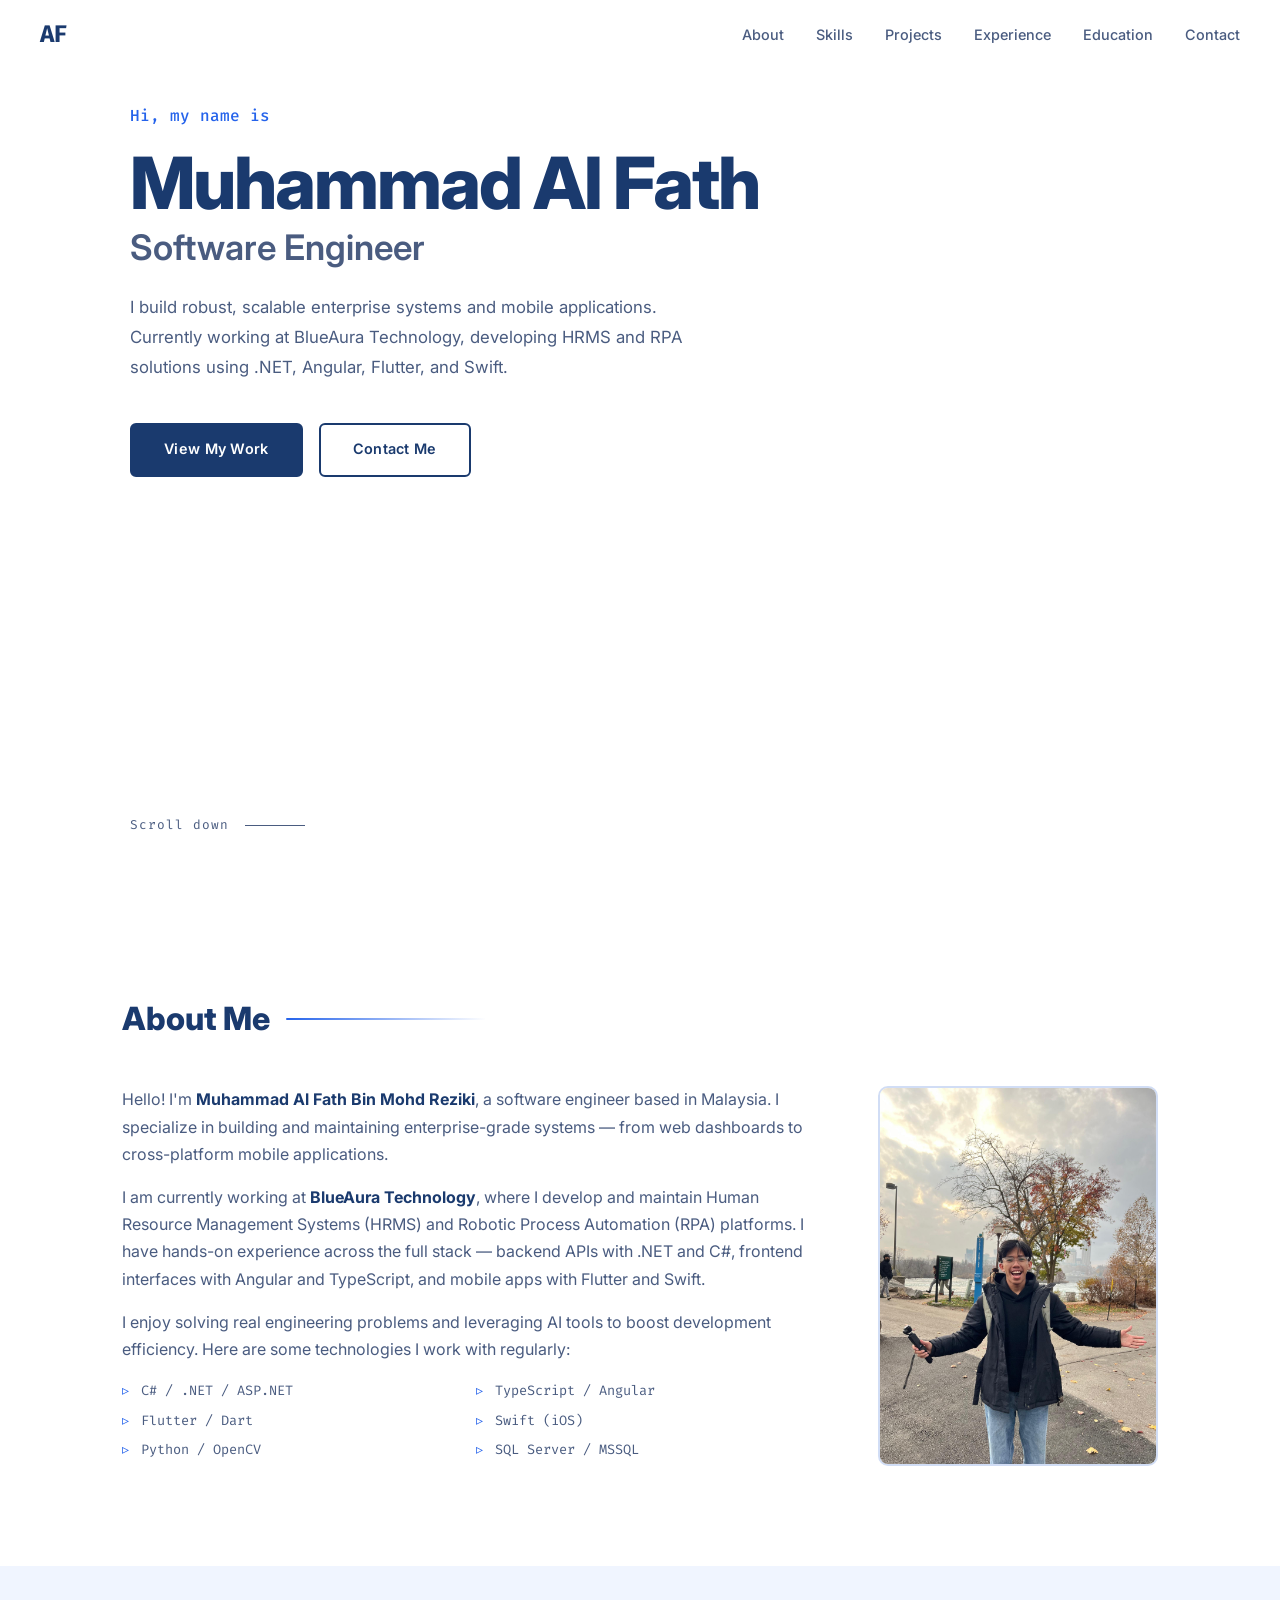
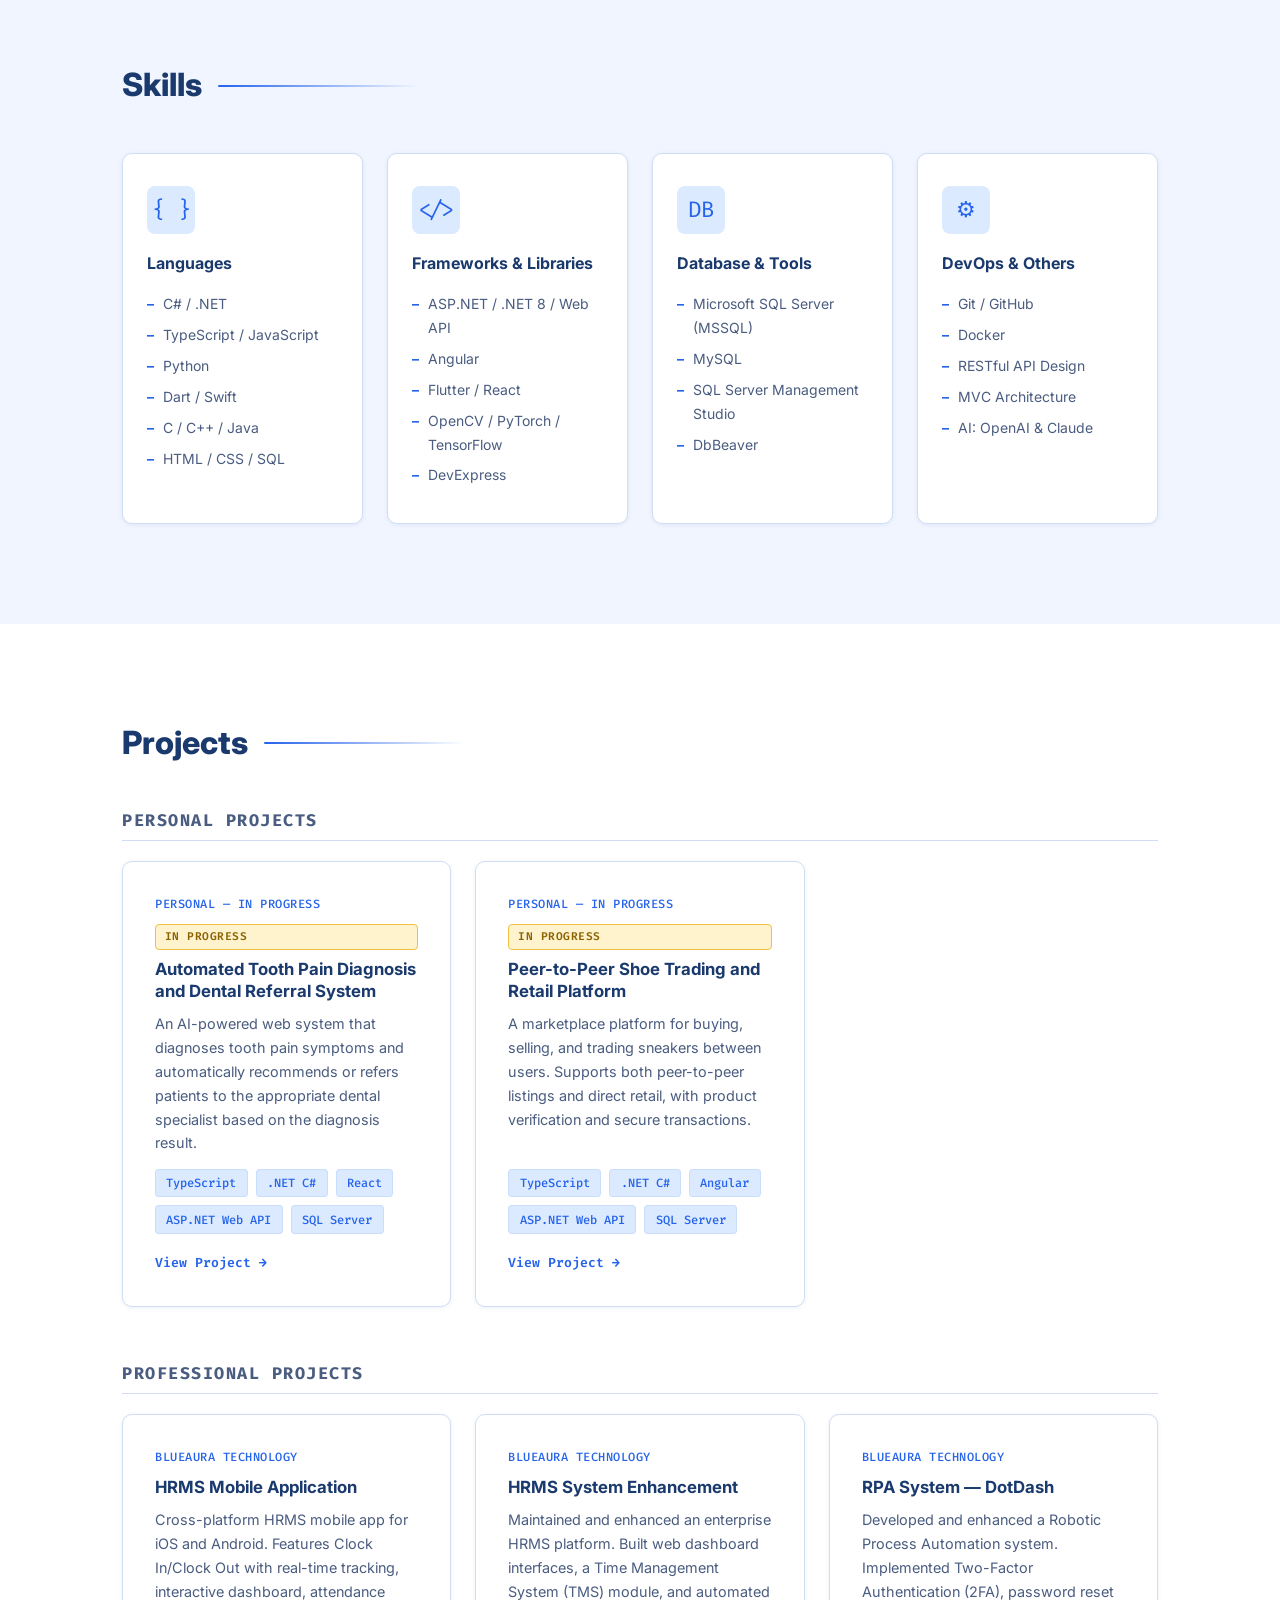
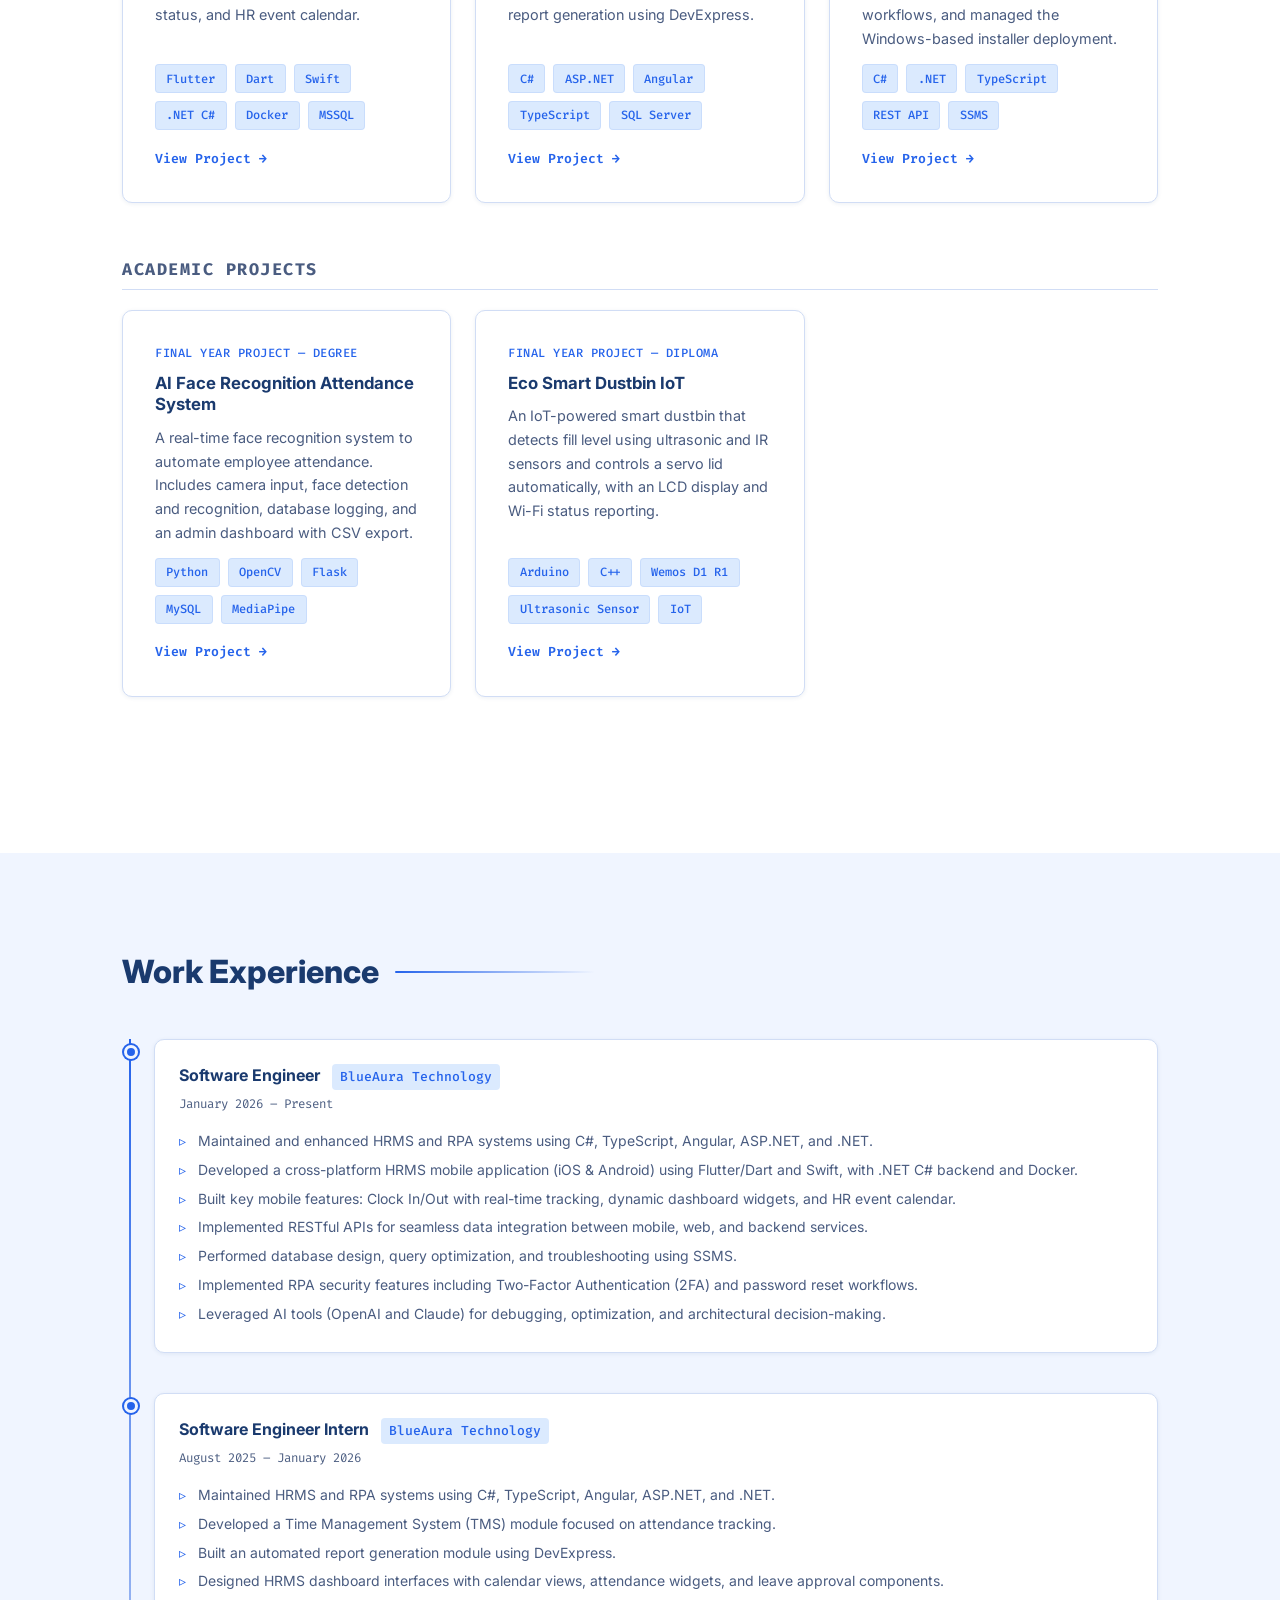
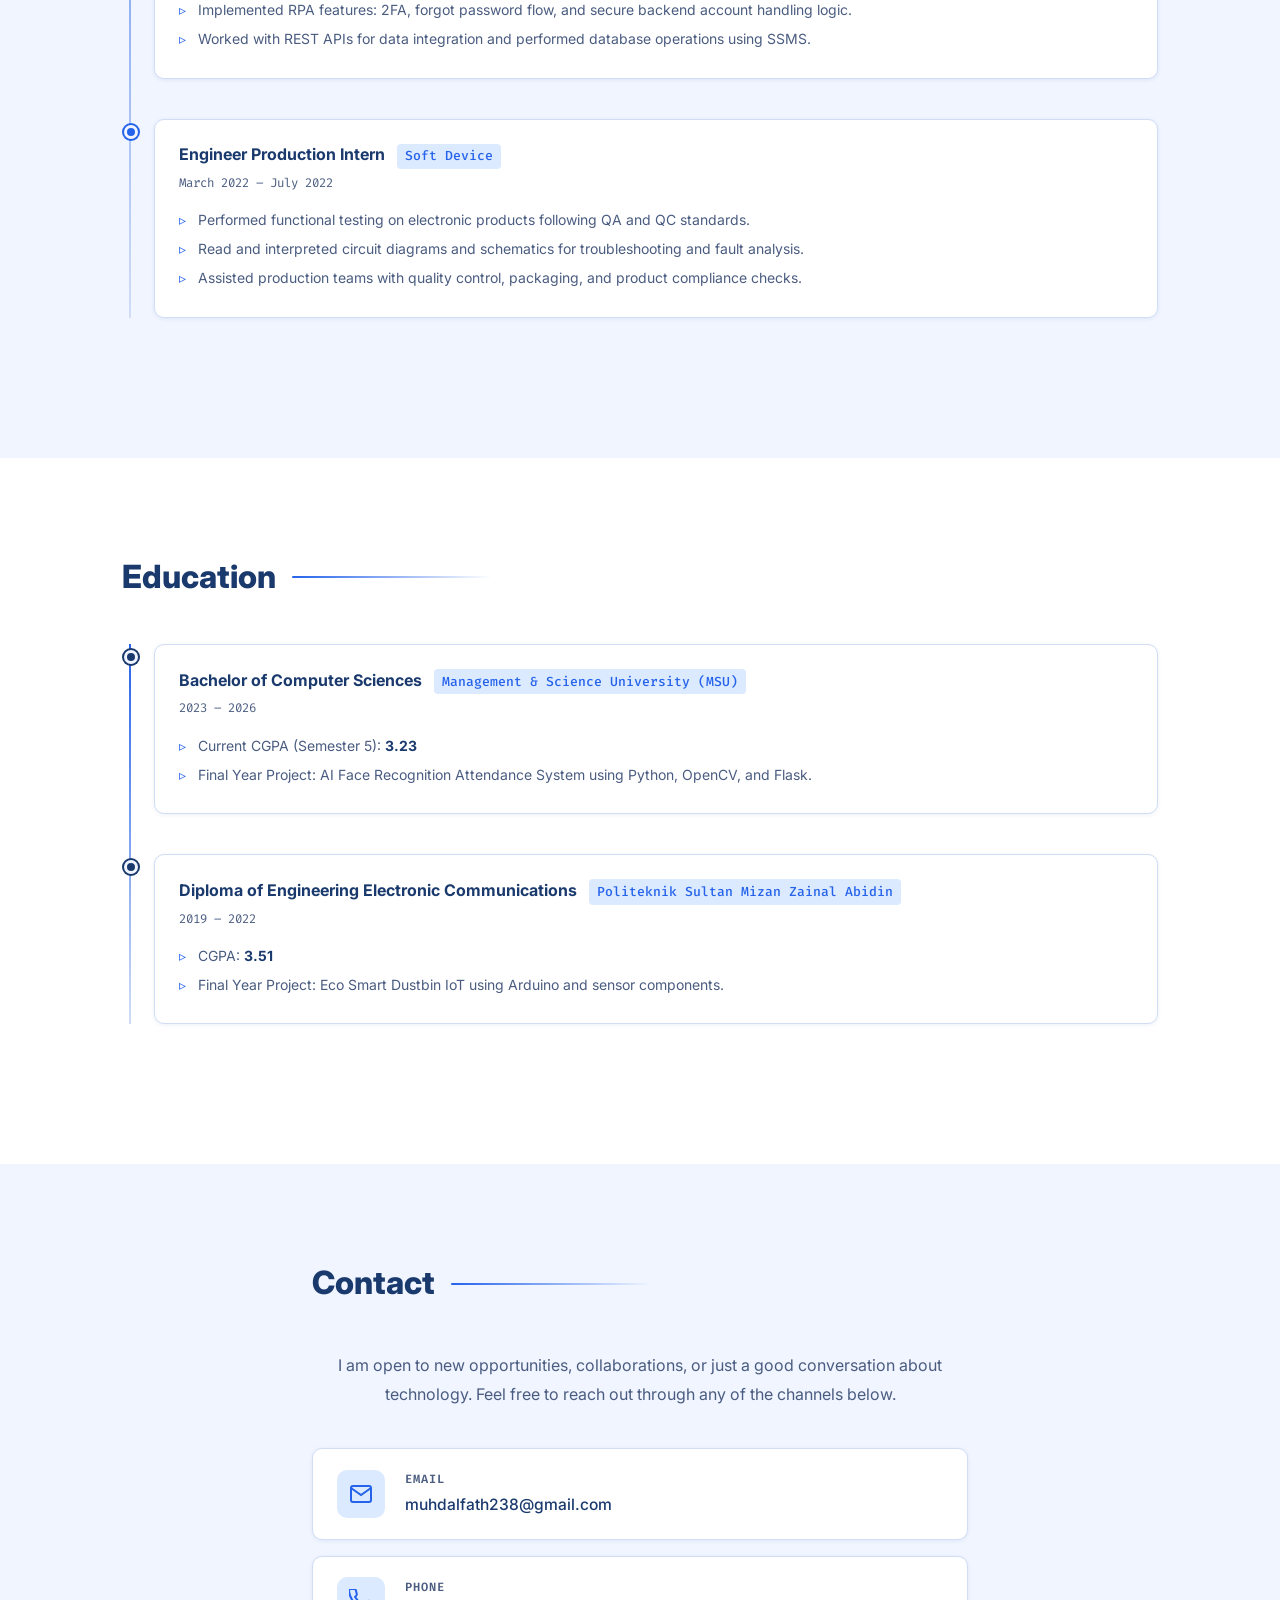
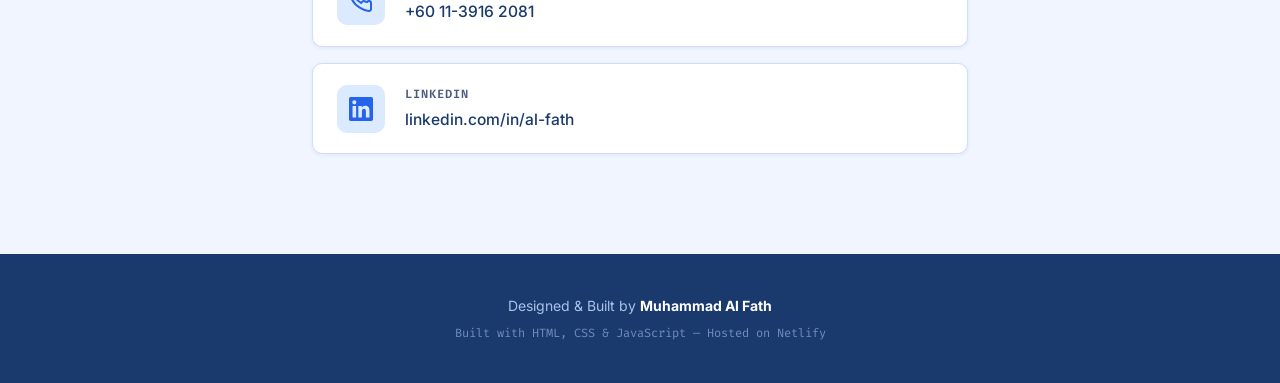
<file: index.html>
<!DOCTYPE html>
<html lang="en">
<head>
  <meta charset="UTF-8" />
  <meta name="viewport" content="width=device-width, initial-scale=1.0" />
  <meta name="description" content="Muhammad Al Fath – Software Engineer Portfolio" />
  <title>Al Fath | Software Engineer</title>
  <link rel="icon" type="image/svg+xml" href="data:image/svg+xml,<svg xmlns='http://www.w3.org/2000/svg' viewBox='0 0 64 64'><rect width='64' height='64' rx='12' fill='%231a3a6e'/><text x='50%25' y='54%25' dominant-baseline='middle' text-anchor='middle' font-family='system-ui,sans-serif' font-weight='800' font-size='26' fill='white'>AF</text><text x='78%25' y='54%25' dominant-baseline='middle' text-anchor='middle' font-family='system-ui,sans-serif' font-weight='800' font-size='26' fill='%232563eb'>.</text></svg>" />
  <link rel="stylesheet" href="css/style.css" />
  <link rel="preconnect" href="https://fonts.googleapis.com" />
  <link rel="preconnect" href="https://fonts.gstatic.com" crossorigin />
  <link href="https://fonts.googleapis.com/css2?family=Inter:wght@300;400;500;600;700;800&family=Fira+Code:wght@400;500&display=swap" rel="stylesheet" />
</head>
<body>

  <!-- NAV -->
  <nav class="nav" id="nav">
    <div class="nav__logo">AF<span class="accent"></span></div>
    <ul class="nav__links">
      <li><a href="#about">About</a></li>
      <li><a href="#skills">Skills</a></li>
      <li><a href="#projects">Projects</a></li>
      <li><a href="#experience">Experience</a></li>
      <li><a href="#education">Education</a></li>
      <li><a href="#contact">Contact</a></li>
    </ul>
    <button class="nav__hamburger" id="hamburger" aria-label="Toggle menu">
      <span></span><span></span><span></span>
    </button>
  </nav>

  <!-- HERO -->
  <section class="hero" id="home">
    <div class="hero__content">
      <p class="hero__greeting">Hi, my name is</p>
      <h1 class="hero__name">Muhammad Al Fath<span class="accent"></span></h1>
      <h2 class="hero__title">Software Engineer</h2>
      <p class="hero__description">
        I build robust, scalable enterprise systems and mobile applications. Currently working at BlueAura Technology, developing HRMS and RPA solutions using .NET, Angular, Flutter, and Swift.
      </p>
      <div class="hero__cta">
        <a href="#projects" class="btn btn--primary">View My Work</a>
        <a href="#contact" class="btn btn--outline">Contact Me</a>
      </div>
    </div>
    <div class="hero__scroll">
      <span>Scroll down</span>
      <div class="hero__scroll-line"></div>
    </div>
  </section>

  <!-- ABOUT -->
  <section class="section" id="about">
    <div class="container">
      <h2 class="section__title">About Me</h2>
      <div class="about__grid">
        <div class="about__text">
          <p>
            Hello! I'm <strong>Muhammad Al Fath Bin Mohd Reziki</strong>, a software engineer based in Malaysia.
            I specialize in building and maintaining enterprise-grade systems — from web dashboards to cross-platform mobile applications.
          </p>
          <p>
            I am currently working at <strong>BlueAura Technology</strong>, where I develop and maintain Human Resource Management Systems (HRMS) and Robotic Process Automation (RPA) platforms. I have hands-on experience across the full stack — backend APIs with .NET and C#, frontend interfaces with Angular and TypeScript, and mobile apps with Flutter and Swift.
          </p>
          <p>
            I enjoy solving real engineering problems and leveraging AI tools to boost development efficiency. Here are some technologies I work with regularly:
          </p>
          <ul class="about__tech-list">
            <li>C# / .NET / ASP.NET</li>
            <li>TypeScript / Angular</li>
            <li>Flutter / Dart</li>
            <li>Swift (iOS)</li>
            <li>Python / OpenCV</li>
            <li>SQL Server / MSSQL</li>
          </ul>
        </div>
        <div class="about__image-wrapper">
          <div class="about__image-placeholder">
            <img src="assets/me.jpeg" alt="Muhammad Al Fath" />
          </div>
        </div>
      </div>
    </div>
  </section>

  <!-- SKILLS -->
  <section class="section section--alt" id="skills">
    <div class="container">
      <h2 class="section__title">Skills</h2>
      <div class="skills__grid">

        <div class="skill-card">
          <div class="skill-card__icon">{ }</div>
          <h3>Languages</h3>
          <ul>
            <li>C# / .NET</li>
            <li>TypeScript / JavaScript</li>
            <li>Python</li>
            <li>Dart / Swift</li>
            <li>C / C++ / Java</li>
            <li>HTML / CSS / SQL</li>
          </ul>
        </div>

        <div class="skill-card">
          <div class="skill-card__icon">&lt;/&gt;</div>
          <h3>Frameworks &amp; Libraries</h3>
          <ul>
            <li>ASP.NET / .NET 8 / Web API</li>
            <li>Angular</li>
            <li>Flutter / React</li>
            <li>OpenCV / PyTorch / TensorFlow</li>
            <li>DevExpress</li>
          </ul>
        </div>

        <div class="skill-card">
          <div class="skill-card__icon">DB</div>
          <h3>Database &amp; Tools</h3>
          <ul>
            <li>Microsoft SQL Server (MSSQL)</li>
            <li>MySQL</li>
            <li>SQL Server Management Studio</li>
            <li>DbBeaver</li>
          </ul>
        </div>

        <div class="skill-card">
          <div class="skill-card__icon">&#9881;</div>
          <h3>DevOps &amp; Others</h3>
          <ul>
            <li>Git / GitHub</li>
            <li>Docker</li>
            <li>RESTful API Design</li>
            <li>MVC Architecture</li>
            <li>AI: OpenAI &amp; Claude</li>
          </ul>
        </div>

      </div>
    </div>
  </section>

  <!-- PROJECTS -->
  <section class="section" id="projects">
    <div class="container">
      <h2 class="section__title">Projects</h2>

      <!-- Personal Projects -->
      <div class="projects__category">
        <h3 class="projects__category-title">Personal Projects</h3>
        <div class="projects__grid">

          <a href="projects/tooth-diagnosis.html" class="project-card">
            <div class="project-card__category">Personal &mdash; In Progress</div>
            <span class="project-card__badge">In Progress</span>
            <h4 class="project-card__title">Automated Tooth Pain Diagnosis and Dental Referral System</h4>
            <p class="project-card__description">
              An AI-powered web system that diagnoses tooth pain symptoms and automatically recommends or refers patients to the appropriate dental specialist based on the diagnosis result.
            </p>
            <div class="project-card__tags">
              <span>TypeScript</span><span>.NET C#</span><span>React</span><span>ASP.NET Web API</span><span>SQL Server</span>
            </div>
            <span class="project-card__cta">View Project &rarr;</span>
          </a>

          <a href="projects/shoe-trading.html" class="project-card">
            <div class="project-card__category">Personal &mdash; In Progress</div>
            <span class="project-card__badge">In Progress</span>
            <h4 class="project-card__title">Peer-to-Peer Shoe Trading and Retail Platform</h4>
            <p class="project-card__description">
              A marketplace platform for buying, selling, and trading sneakers between users. Supports both peer-to-peer listings and direct retail, with product verification and secure transactions.
            </p>
            <div class="project-card__tags">
              <span>TypeScript</span><span>.NET C#</span><span>Angular</span><span>ASP.NET Web API</span><span>SQL Server</span>
            </div>
            <span class="project-card__cta">View Project &rarr;</span>
          </a>

        </div>
      </div>

      <!-- Professional Projects -->
      <div class="projects__category">
        <h3 class="projects__category-title">Professional Projects</h3>
        <div class="projects__grid">

          <a href="projects/hrms-mobile.html" class="project-card">
            <div class="project-card__category">BlueAura Technology</div>
            <h4 class="project-card__title">HRMS Mobile Application</h4>
            <p class="project-card__description">
              Cross-platform HRMS mobile app for iOS and Android. Features Clock In/Clock Out with real-time tracking, interactive dashboard, attendance status, and HR event calendar.
            </p>
            <div class="project-card__tags">
              <span>Flutter</span><span>Dart</span><span>Swift</span><span>.NET C#</span><span>Docker</span><span>MSSQL</span>
            </div>
            <span class="project-card__cta">View Project &rarr;</span>
          </a>

          <a href="projects/hrms-enhancement.html" class="project-card">
            <div class="project-card__category">BlueAura Technology</div>
            <h4 class="project-card__title">HRMS System Enhancement</h4>
            <p class="project-card__description">
              Maintained and enhanced an enterprise HRMS platform. Built web dashboard interfaces, a Time Management System (TMS) module, and automated report generation using DevExpress.
            </p>
            <div class="project-card__tags">
              <span>C#</span><span>ASP.NET</span><span>Angular</span><span>TypeScript</span><span>SQL Server</span>
            </div>
            <span class="project-card__cta">View Project &rarr;</span>
          </a>

          <a href="projects/rpa-dotdash.html" class="project-card">
            <div class="project-card__category">BlueAura Technology</div>
            <h4 class="project-card__title">RPA System &mdash; DotDash</h4>
            <p class="project-card__description">
              Developed and enhanced a Robotic Process Automation system. Implemented Two-Factor Authentication (2FA), password reset workflows, and managed the Windows-based installer deployment.
            </p>
            <div class="project-card__tags">
              <span>C#</span><span>.NET</span><span>TypeScript</span><span>REST API</span><span>SSMS</span>
            </div>
            <span class="project-card__cta">View Project &rarr;</span>
          </a>

        </div>
      </div>

      <!-- Academic Projects -->
      <div class="projects__category">
        <h3 class="projects__category-title">Academic Projects</h3>
        <div class="projects__grid">

          <a href="projects/face-recognition.html" class="project-card">
            <div class="project-card__category">Final Year Project &mdash; Degree</div>
            <h4 class="project-card__title">AI Face Recognition Attendance System</h4>
            <p class="project-card__description">
              A real-time face recognition system to automate employee attendance. Includes camera input, face detection and recognition, database logging, and an admin dashboard with CSV export.
            </p>
            <div class="project-card__tags">
              <span>Python</span><span>OpenCV</span><span>Flask</span><span>MySQL</span><span>MediaPipe</span>
            </div>
            <span class="project-card__cta">View Project &rarr;</span>
          </a>

          <a href="projects/eco-smart-dustbin.html" class="project-card">
            <div class="project-card__category">Final Year Project &mdash; Diploma</div>
            <h4 class="project-card__title">Eco Smart Dustbin IoT</h4>
            <p class="project-card__description">
              An IoT-powered smart dustbin that detects fill level using ultrasonic and IR sensors and controls a servo lid automatically, with an LCD display and Wi-Fi status reporting.
            </p>
            <div class="project-card__tags">
              <span>Arduino</span><span>C++</span><span>Wemos D1 R1</span><span>Ultrasonic Sensor</span><span>IoT</span>
            </div>
            <span class="project-card__cta">View Project &rarr;</span>
          </a>

        </div>
      </div>

    </div>
  </section>

  <!-- EXPERIENCE -->
  <section class="section section--alt" id="experience">
    <div class="container">
      <h2 class="section__title">Work Experience</h2>
      <div class="timeline">

        <div class="timeline__item">
          <div class="timeline__dot"></div>
          <div class="timeline__content">
            <div class="timeline__header">
              <h3>Software Engineer</h3>
              <span class="timeline__company">BlueAura Technology</span>
            </div>
            <span class="timeline__date">January 2026 &ndash; Present</span>
            <ul class="timeline__duties">
              <li>Maintained and enhanced HRMS and RPA systems using C#, TypeScript, Angular, ASP.NET, and .NET.</li>
              <li>Developed a cross-platform HRMS mobile application (iOS &amp; Android) using Flutter/Dart and Swift, with .NET C# backend and Docker.</li>
              <li>Built key mobile features: Clock In/Out with real-time tracking, dynamic dashboard widgets, and HR event calendar.</li>
              <li>Implemented RESTful APIs for seamless data integration between mobile, web, and backend services.</li>
              <li>Performed database design, query optimization, and troubleshooting using SSMS.</li>
              <li>Implemented RPA security features including Two-Factor Authentication (2FA) and password reset workflows.</li>
              <li>Leveraged AI tools (OpenAI and Claude) for debugging, optimization, and architectural decision-making.</li>
            </ul>
          </div>
        </div>

        <div class="timeline__item">
          <div class="timeline__dot"></div>
          <div class="timeline__content">
            <div class="timeline__header">
              <h3>Software Engineer Intern</h3>
              <span class="timeline__company">BlueAura Technology</span>
            </div>
            <span class="timeline__date">August 2025 &ndash; January 2026</span>
            <ul class="timeline__duties">
              <li>Maintained HRMS and RPA systems using C#, TypeScript, Angular, ASP.NET, and .NET.</li>
              <li>Developed a Time Management System (TMS) module focused on attendance tracking.</li>
              <li>Built an automated report generation module using DevExpress.</li>
              <li>Designed HRMS dashboard interfaces with calendar views, attendance widgets, and leave approval components.</li>
              <li>Implemented RPA features: 2FA, forgot password flow, and secure backend account handling logic.</li>
              <li>Worked with REST APIs for data integration and performed database operations using SSMS.</li>
            </ul>
          </div>
        </div>

        <div class="timeline__item">
          <div class="timeline__dot"></div>
          <div class="timeline__content">
            <div class="timeline__header">
              <h3>Engineer Production Intern</h3>
              <span class="timeline__company">Soft Device</span>
            </div>
            <span class="timeline__date">March 2022 &ndash; July 2022</span>
            <ul class="timeline__duties">
              <li>Performed functional testing on electronic products following QA and QC standards.</li>
              <li>Read and interpreted circuit diagrams and schematics for troubleshooting and fault analysis.</li>
              <li>Assisted production teams with quality control, packaging, and product compliance checks.</li>
            </ul>
          </div>
        </div>

      </div>
    </div>
  </section>

  <!-- EDUCATION -->
  <section class="section" id="education">
    <div class="container">
      <h2 class="section__title">Education</h2>
      <div class="timeline">

        <div class="timeline__item">
          <div class="timeline__dot timeline__dot--edu"></div>
          <div class="timeline__content">
            <div class="timeline__header">
              <h3>Bachelor of Computer Sciences</h3>
              <span class="timeline__company">Management &amp; Science University (MSU)</span>
            </div>
            <span class="timeline__date">2023 &ndash; 2026</span>
            <ul class="timeline__duties">
              <li>Current CGPA (Semester 5): <strong>3.23</strong></li>
              <li>Final Year Project: AI Face Recognition Attendance System using Python, OpenCV, and Flask.</li>
            </ul>
          </div>
        </div>

        <div class="timeline__item">
          <div class="timeline__dot timeline__dot--edu"></div>
          <div class="timeline__content">
            <div class="timeline__header">
              <h3>Diploma of Engineering Electronic Communications</h3>
              <span class="timeline__company">Politeknik Sultan Mizan Zainal Abidin</span>
            </div>
            <span class="timeline__date">2019 &ndash; 2022</span>
            <ul class="timeline__duties">
              <li>CGPA: <strong>3.51</strong></li>
              <li>Final Year Project: Eco Smart Dustbin IoT using Arduino and sensor components.</li>
            </ul>
          </div>
        </div>

      </div>
    </div>
  </section>

  <!-- CONTACT -->
  <section class="section section--alt" id="contact">
    <div class="container container--narrow">
      <h2 class="section__title">Contact</h2>
      <p class="contact__intro">
        I am open to new opportunities, collaborations, or just a good conversation about technology. Feel free to reach out through any of the channels below.
      </p>
      <div class="contact__links">

        <a href="mailto:muhdalfath238@gmail.com" class="contact__link-card">
          <div class="contact__link-icon">
            <svg viewBox="0 0 24 24" fill="none" stroke="currentColor" stroke-width="2" width="24" height="24">
              <path d="M4 4h16c1.1 0 2 .9 2 2v12c0 1.1-.9 2-2 2H4c-1.1 0-2-.9-2-2V6c0-1.1.9-2 2-2z"/>
              <polyline points="22,6 12,13 2,6"/>
            </svg>
          </div>
          <div class="contact__link-info">
            <span class="contact__link-label">Email</span>
            <span class="contact__link-value">muhdalfath238@gmail.com</span>
          </div>
        </a>

        <a href="tel:+601139162081" class="contact__link-card">
          <div class="contact__link-icon">
            <svg viewBox="0 0 24 24" fill="none" stroke="currentColor" stroke-width="2" width="24" height="24">
              <path d="M22 16.92v3a2 2 0 01-2.18 2 19.79 19.79 0 01-8.63-3.07A19.5 19.5 0 013.07 10.8 19.79 19.79 0 01.01 2.18 2 2 0 012 0h3a2 2 0 012 1.72 12.84 12.84 0 00.7 2.81 2 2 0 01-.45 2.11L6.09 7.91a16 16 0 006 6l1.27-1.27a2 2 0 012.11-.45 12.84 12.84 0 002.81.7A2 2 0 0122 14v2.92z"/>
            </svg>
          </div>
          <div class="contact__link-info">
            <span class="contact__link-label">Phone</span>
            <span class="contact__link-value">+60 11-3916 2081</span>
          </div>
        </a>

        <a href="https://www.linkedin.com/in/al-fath" target="_blank" rel="noopener noreferrer" class="contact__link-card">
          <div class="contact__link-icon">
            <svg viewBox="0 0 24 24" fill="currentColor" width="24" height="24">
              <path d="M20.447 20.452h-3.554v-5.569c0-1.328-.027-3.037-1.852-3.037-1.853 0-2.136 1.445-2.136 2.939v5.667H9.351V9h3.414v1.561h.046c.477-.9 1.637-1.85 3.37-1.85 3.601 0 4.267 2.37 4.267 5.455v6.286zM5.337 7.433a2.062 2.062 0 01-2.063-2.065 2.064 2.064 0 112.063 2.065zm1.782 13.019H3.555V9h3.564v11.452zM22.225 0H1.771C.792 0 0 .774 0 1.729v20.542C0 23.227.792 24 1.771 24h20.451C23.2 24 24 23.227 24 22.271V1.729C24 .774 23.2 0 22.222 0h.003z"/>
            </svg>
          </div>
          <div class="contact__link-info">
            <span class="contact__link-label">LinkedIn</span>
            <span class="contact__link-value">linkedin.com/in/al-fath</span>
          </div>
        </a>

      </div>
    </div>
  </section>

  <!-- FOOTER -->
  <footer class="footer">
    <p>Designed &amp; Built by <strong>Muhammad Al Fath</strong></p>
    <p class="footer__sub">Built with HTML, CSS &amp; JavaScript &mdash; Hosted on Netlify</p>
  </footer>

  <script src="js/main.js"></script>
</body>
</html>
</file>
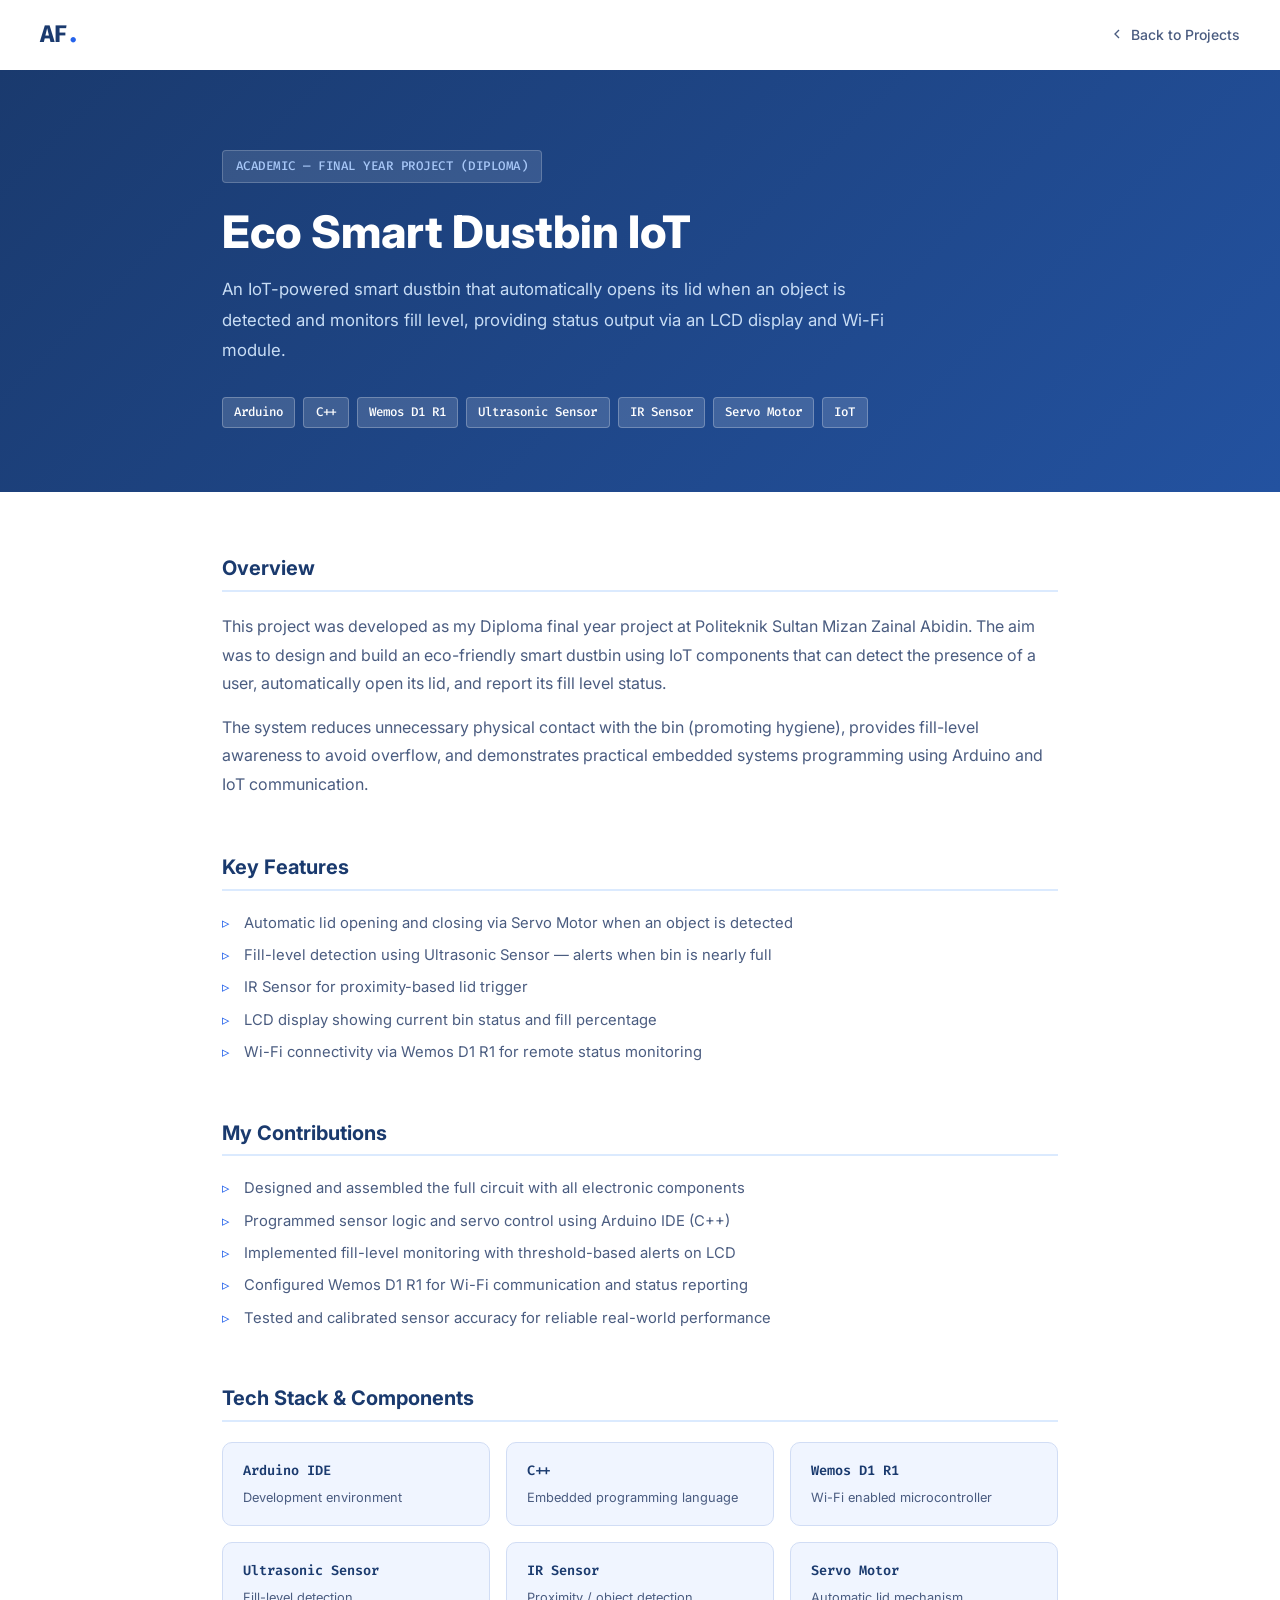
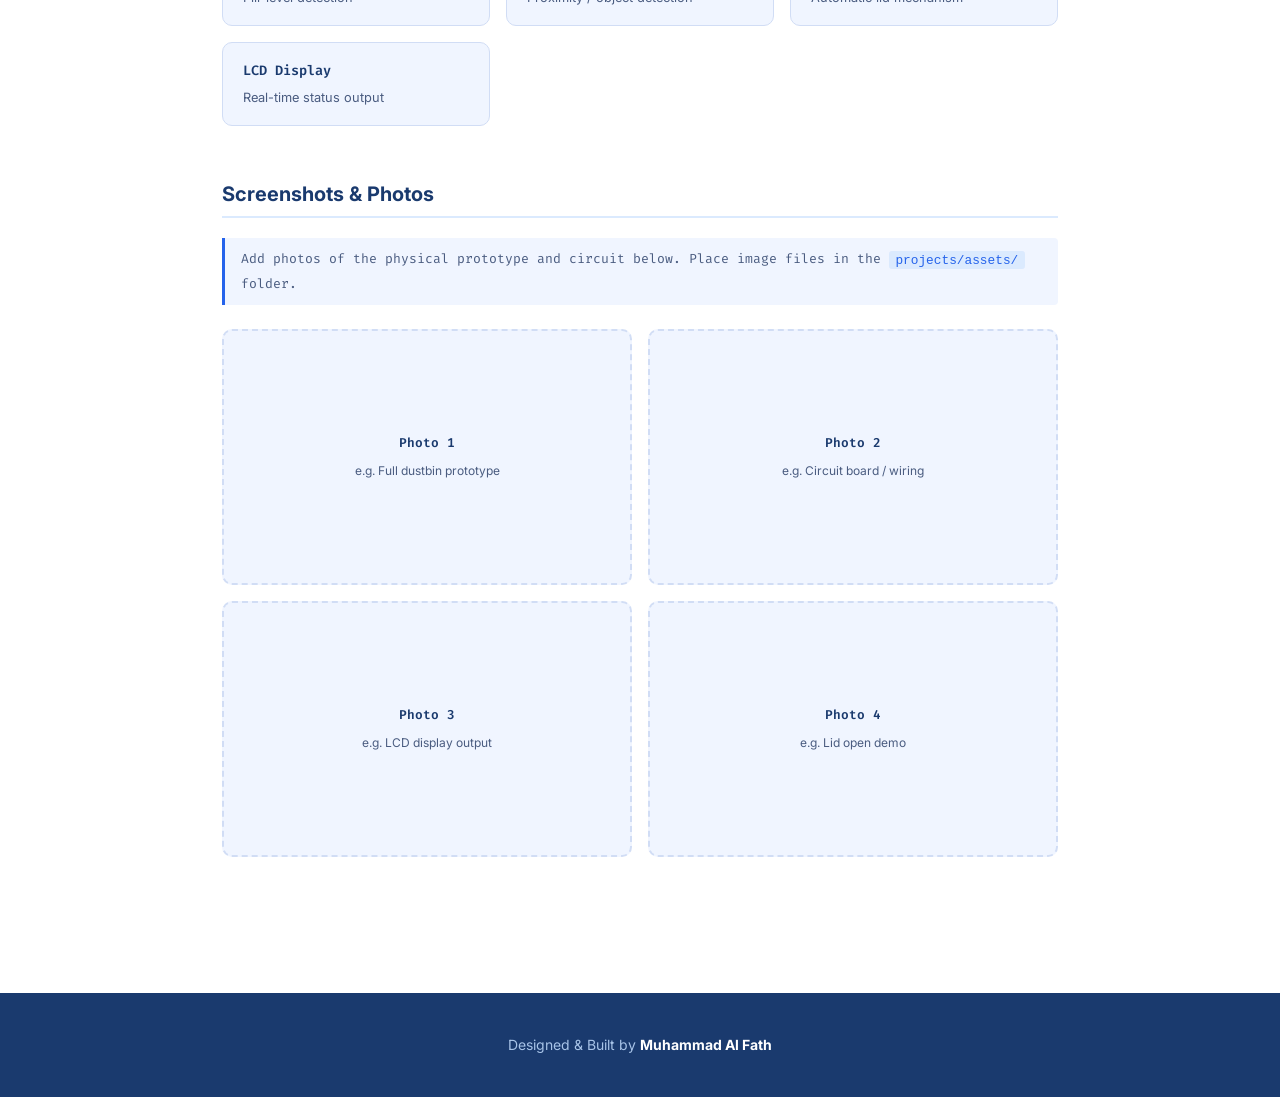
<file: projects/eco-smart-dustbin.html>
<!DOCTYPE html>
<html lang="en">
<head>
  <meta charset="UTF-8" />
  <meta name="viewport" content="width=device-width, initial-scale=1.0" />
  <title>Eco Smart Dustbin IoT | Al Fath</title>
  <link rel="icon" type="image/svg+xml" href="data:image/svg+xml,<svg xmlns='http://www.w3.org/2000/svg' viewBox='0 0 64 64'><rect width='64' height='64' rx='12' fill='%231a3a6e'/><text x='50%25' y='54%25' dominant-baseline='middle' text-anchor='middle' font-family='system-ui,sans-serif' font-weight='800' font-size='26' fill='white'>AF</text><text x='78%25' y='54%25' dominant-baseline='middle' text-anchor='middle' font-family='system-ui,sans-serif' font-weight='800' font-size='26' fill='%232563eb'>.</text></svg>" />
  <link rel="stylesheet" href="../css/style.css" />
  <link rel="stylesheet" href="../css/project.css" />
  <link rel="preconnect" href="https://fonts.googleapis.com" />
  <link rel="preconnect" href="https://fonts.gstatic.com" crossorigin />
  <link href="https://fonts.googleapis.com/css2?family=Inter:wght@300;400;500;600;700;800&family=Fira+Code:wght@400;500&display=swap" rel="stylesheet" />
</head>
<body>

  <nav class="nav" id="nav">
    <a href="../index.html" class="nav__logo">AF<span class="accent">.</span></a>
    <a href="../index.html#projects" class="nav__back">
      <svg viewBox="0 0 24 24" fill="none" stroke="currentColor" stroke-width="2" width="16" height="16"><polyline points="15 18 9 12 15 6"/></svg>
      Back to Projects
    </a>
  </nav>

  <main class="project-page">

    <div class="project-hero">
      <div class="container">
        <span class="project-hero__badge">Academic &mdash; Final Year Project (Diploma)</span>
        <h1 class="project-hero__title">Eco Smart Dustbin IoT</h1>
        <p class="project-hero__subtitle">
          An IoT-powered smart dustbin that automatically opens its lid when an object is detected and monitors fill level, providing status output via an LCD display and Wi-Fi module.
        </p>
        <div class="project-hero__tags">
          <span>Arduino</span>
          <span>C++</span>
          <span>Wemos D1 R1</span>
          <span>Ultrasonic Sensor</span>
          <span>IR Sensor</span>
          <span>Servo Motor</span>
          <span>IoT</span>
        </div>
      </div>
    </div>

    <div class="container project-body">

      <div class="project-section">
        <h2>Overview</h2>
        <p>
          This project was developed as my Diploma final year project at Politeknik Sultan Mizan Zainal Abidin. The aim was to design and build an eco-friendly smart dustbin using IoT components that can detect the presence of a user, automatically open its lid, and report its fill level status.
        </p>
        <p>
          The system reduces unnecessary physical contact with the bin (promoting hygiene), provides fill-level awareness to avoid overflow, and demonstrates practical embedded systems programming using Arduino and IoT communication.
        </p>
      </div>

      <div class="project-section">
        <h2>Key Features</h2>
        <ul class="project-features">
          <li>Automatic lid opening and closing via Servo Motor when an object is detected</li>
          <li>Fill-level detection using Ultrasonic Sensor — alerts when bin is nearly full</li>
          <li>IR Sensor for proximity-based lid trigger</li>
          <li>LCD display showing current bin status and fill percentage</li>
          <li>Wi-Fi connectivity via Wemos D1 R1 for remote status monitoring</li>
        </ul>
      </div>

      <div class="project-section">
        <h2>My Contributions</h2>
        <ul class="project-features">
          <li>Designed and assembled the full circuit with all electronic components</li>
          <li>Programmed sensor logic and servo control using Arduino IDE (C++)</li>
          <li>Implemented fill-level monitoring with threshold-based alerts on LCD</li>
          <li>Configured Wemos D1 R1 for Wi-Fi communication and status reporting</li>
          <li>Tested and calibrated sensor accuracy for reliable real-world performance</li>
        </ul>
      </div>

      <div class="project-section">
        <h2>Tech Stack &amp; Components</h2>
        <div class="project-techstack">
          <div class="tech-item"><span>Arduino IDE</span><p>Development environment</p></div>
          <div class="tech-item"><span>C++</span><p>Embedded programming language</p></div>
          <div class="tech-item"><span>Wemos D1 R1</span><p>Wi-Fi enabled microcontroller</p></div>
          <div class="tech-item"><span>Ultrasonic Sensor</span><p>Fill-level detection</p></div>
          <div class="tech-item"><span>IR Sensor</span><p>Proximity / object detection</p></div>
          <div class="tech-item"><span>Servo Motor</span><p>Automatic lid mechanism</p></div>
          <div class="tech-item"><span>LCD Display</span><p>Real-time status output</p></div>
        </div>
      </div>

      <div class="project-section">
        <h2>Screenshots &amp; Photos</h2>
        <p class="project-section__note">Add photos of the physical prototype and circuit below. Place image files in the <code>projects/assets/</code> folder.</p>
        <div class="project-gallery">
          <div class="gallery-placeholder">
            <span>Photo 1</span>
            <p>e.g. Full dustbin prototype</p>
          </div>
          <div class="gallery-placeholder">
            <span>Photo 2</span>
            <p>e.g. Circuit board / wiring</p>
          </div>
          <div class="gallery-placeholder">
            <span>Photo 3</span>
            <p>e.g. LCD display output</p>
          </div>
          <div class="gallery-placeholder">
            <span>Photo 4</span>
            <p>e.g. Lid open demo</p>
          </div>
        </div>
      </div>

    </div>
  </main>

  <footer class="footer">
    <p>Designed &amp; Built by <strong>Muhammad Al Fath</strong></p>
  </footer>

  <script src="../js/main.js"></script>
</body>
</html>
</file>
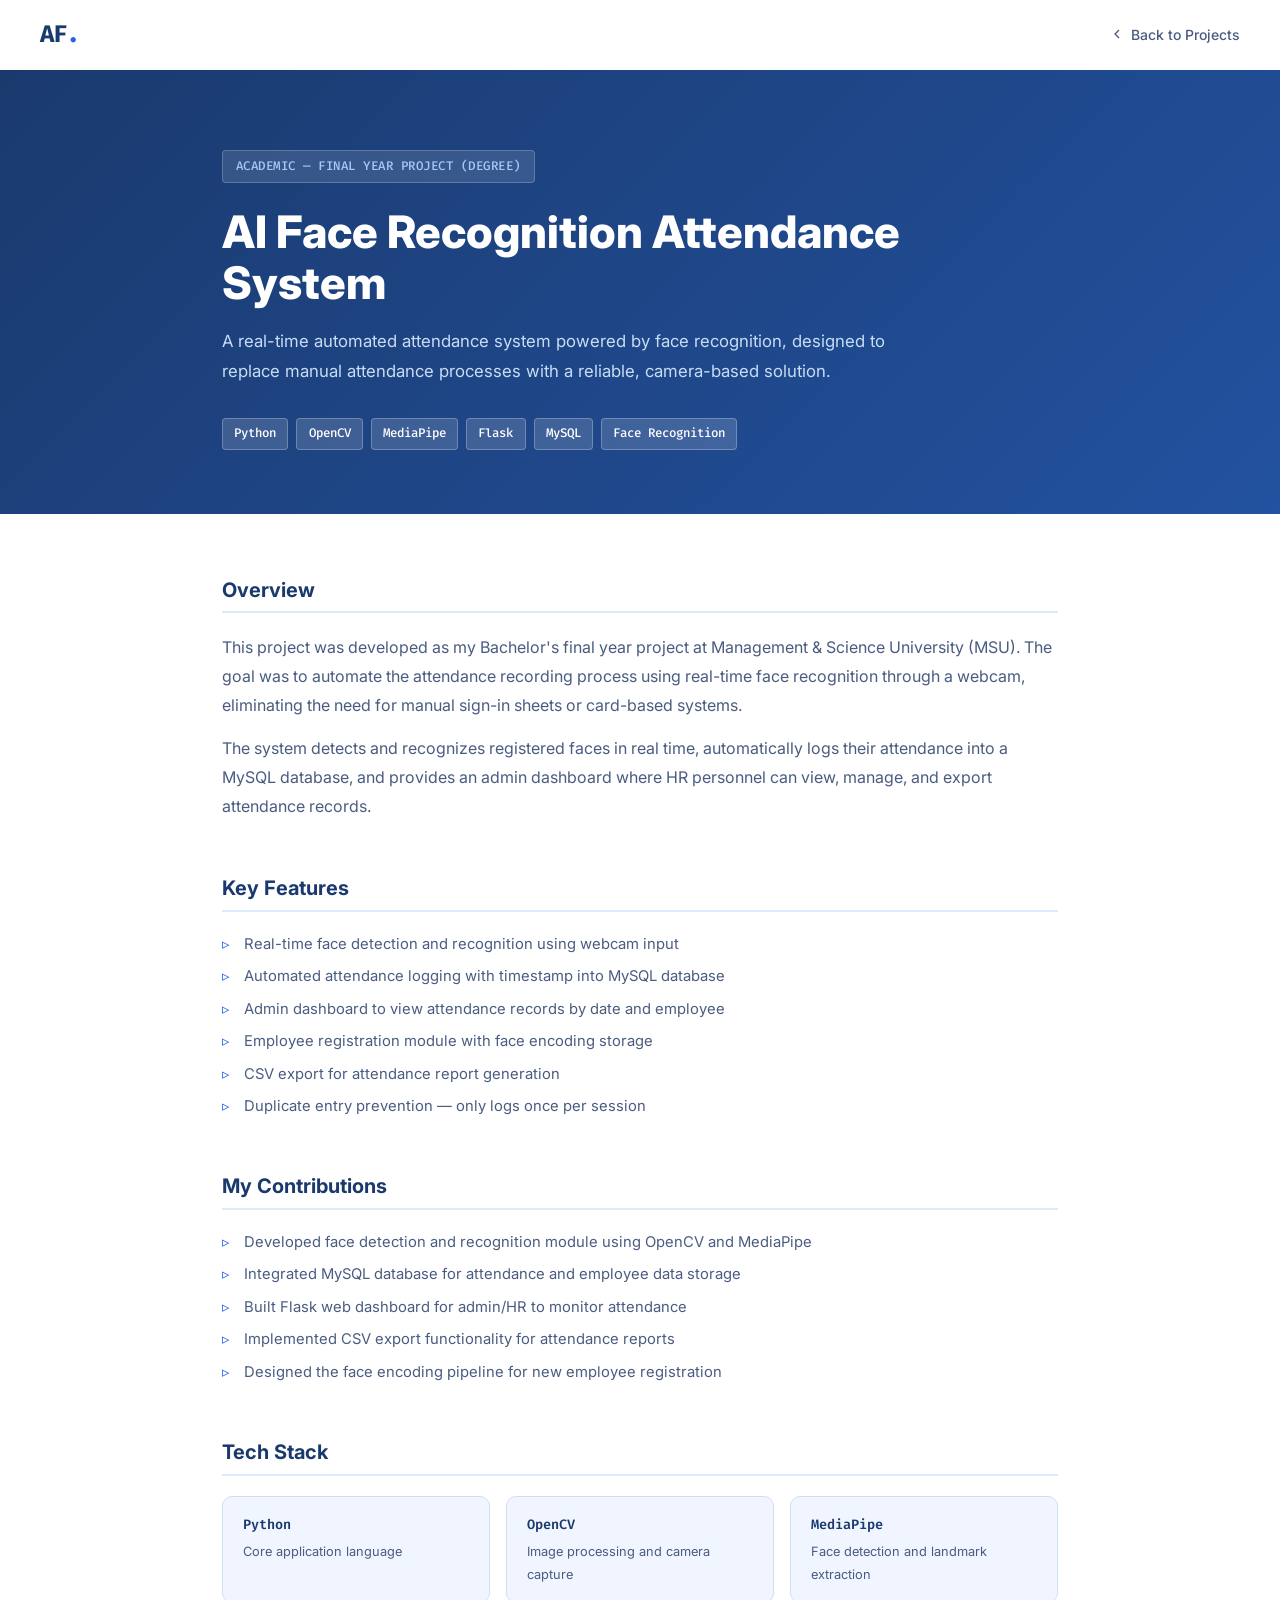
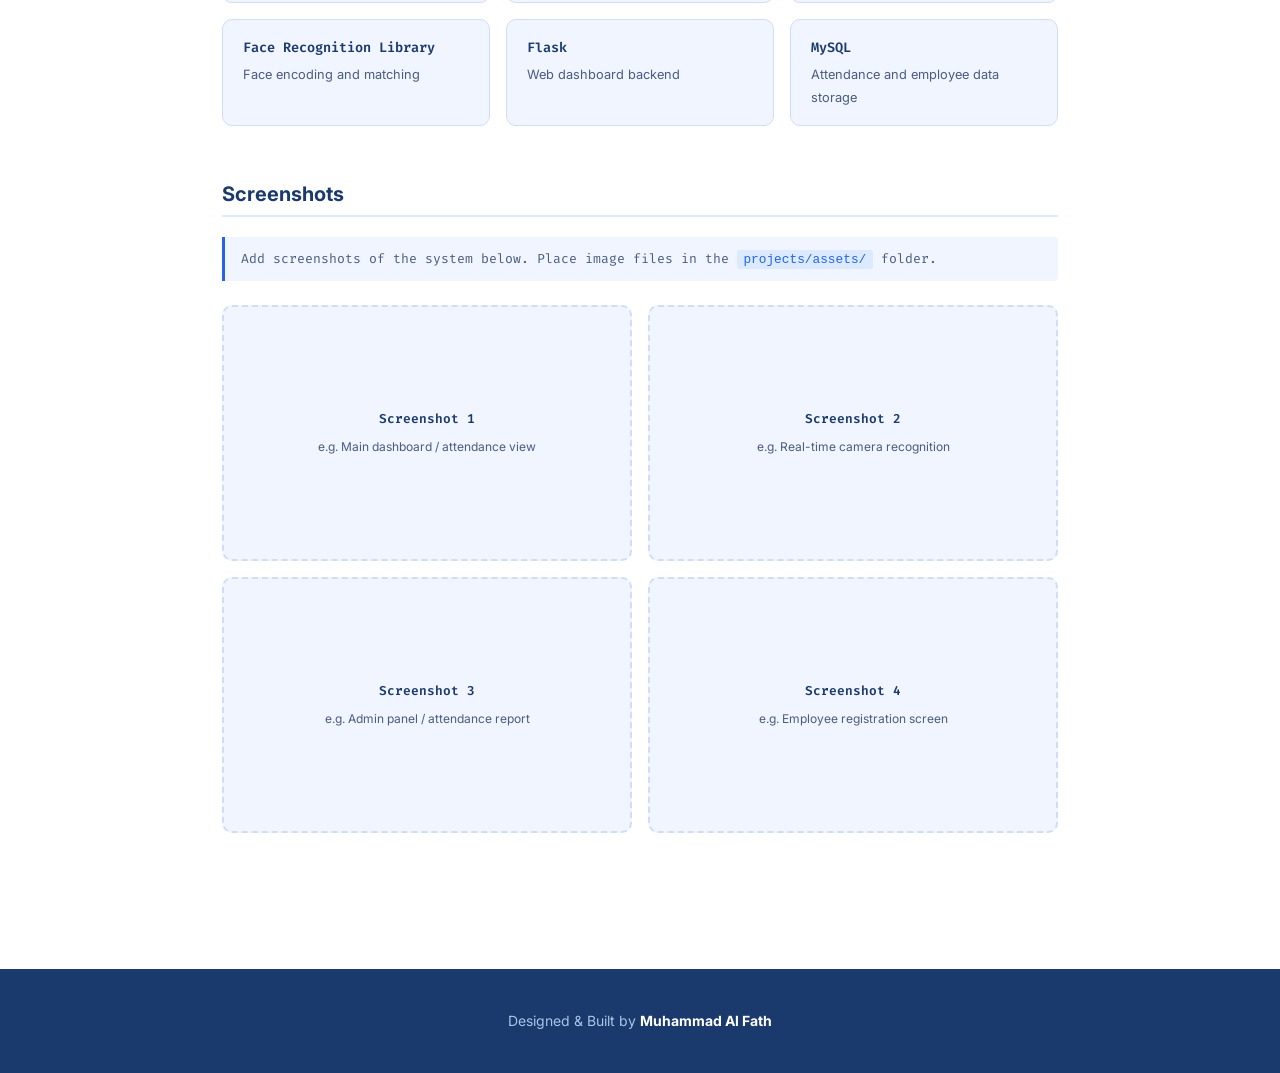
<file: projects/face-recognition.html>
<!DOCTYPE html>
<html lang="en">
<head>
  <meta charset="UTF-8" />
  <meta name="viewport" content="width=device-width, initial-scale=1.0" />
  <title>AI Face Recognition Attendance System | Al Fath</title>
  <link rel="icon" type="image/svg+xml" href="data:image/svg+xml,<svg xmlns='http://www.w3.org/2000/svg' viewBox='0 0 64 64'><rect width='64' height='64' rx='12' fill='%231a3a6e'/><text x='50%25' y='54%25' dominant-baseline='middle' text-anchor='middle' font-family='system-ui,sans-serif' font-weight='800' font-size='26' fill='white'>AF</text><text x='78%25' y='54%25' dominant-baseline='middle' text-anchor='middle' font-family='system-ui,sans-serif' font-weight='800' font-size='26' fill='%232563eb'>.</text></svg>" />
  <link rel="stylesheet" href="../css/style.css" />
  <link rel="stylesheet" href="../css/project.css" />
  <link rel="preconnect" href="https://fonts.googleapis.com" />
  <link rel="preconnect" href="https://fonts.gstatic.com" crossorigin />
  <link href="https://fonts.googleapis.com/css2?family=Inter:wght@300;400;500;600;700;800&family=Fira+Code:wght@400;500&display=swap" rel="stylesheet" />
</head>
<body>

  <nav class="nav" id="nav">
    <a href="../index.html" class="nav__logo">AF<span class="accent">.</span></a>
    <a href="../index.html#projects" class="nav__back">
      <svg viewBox="0 0 24 24" fill="none" stroke="currentColor" stroke-width="2" width="16" height="16"><polyline points="15 18 9 12 15 6"/></svg>
      Back to Projects
    </a>
  </nav>

  <main class="project-page">

    <div class="project-hero">
      <div class="container">
        <span class="project-hero__badge">Academic &mdash; Final Year Project (Degree)</span>
        <h1 class="project-hero__title">AI Face Recognition Attendance System</h1>
        <p class="project-hero__subtitle">
          A real-time automated attendance system powered by face recognition, designed to replace manual attendance processes with a reliable, camera-based solution.
        </p>
        <div class="project-hero__tags">
          <span>Python</span>
          <span>OpenCV</span>
          <span>MediaPipe</span>
          <span>Flask</span>
          <span>MySQL</span>
          <span>Face Recognition</span>
        </div>
      </div>
    </div>

    <div class="container project-body">

      <div class="project-section">
        <h2>Overview</h2>
        <p>
          This project was developed as my Bachelor's final year project at Management &amp; Science University (MSU). The goal was to automate the attendance recording process using real-time face recognition through a webcam, eliminating the need for manual sign-in sheets or card-based systems.
        </p>
        <p>
          The system detects and recognizes registered faces in real time, automatically logs their attendance into a MySQL database, and provides an admin dashboard where HR personnel can view, manage, and export attendance records.
        </p>
      </div>

      <div class="project-section">
        <h2>Key Features</h2>
        <ul class="project-features">
          <li>Real-time face detection and recognition using webcam input</li>
          <li>Automated attendance logging with timestamp into MySQL database</li>
          <li>Admin dashboard to view attendance records by date and employee</li>
          <li>Employee registration module with face encoding storage</li>
          <li>CSV export for attendance report generation</li>
          <li>Duplicate entry prevention — only logs once per session</li>
        </ul>
      </div>

      <div class="project-section">
        <h2>My Contributions</h2>
        <ul class="project-features">
          <li>Developed face detection and recognition module using OpenCV and MediaPipe</li>
          <li>Integrated MySQL database for attendance and employee data storage</li>
          <li>Built Flask web dashboard for admin/HR to monitor attendance</li>
          <li>Implemented CSV export functionality for attendance reports</li>
          <li>Designed the face encoding pipeline for new employee registration</li>
        </ul>
      </div>

      <div class="project-section">
        <h2>Tech Stack</h2>
        <div class="project-techstack">
          <div class="tech-item"><span>Python</span><p>Core application language</p></div>
          <div class="tech-item"><span>OpenCV</span><p>Image processing and camera capture</p></div>
          <div class="tech-item"><span>MediaPipe</span><p>Face detection and landmark extraction</p></div>
          <div class="tech-item"><span>Face Recognition Library</span><p>Face encoding and matching</p></div>
          <div class="tech-item"><span>Flask</span><p>Web dashboard backend</p></div>
          <div class="tech-item"><span>MySQL</span><p>Attendance and employee data storage</p></div>
        </div>
      </div>

      <div class="project-section">
        <h2>Screenshots</h2>
        <p class="project-section__note">Add screenshots of the system below. Place image files in the <code>projects/assets/</code> folder.</p>
        <div class="project-gallery">
          <!-- Replace each placeholder with: <img src="assets/face-rec-1.png" alt="Description" /> -->
          <div class="gallery-placeholder">
            <span>Screenshot 1</span>
            <p>e.g. Main dashboard / attendance view</p>
          </div>
          <div class="gallery-placeholder">
            <span>Screenshot 2</span>
            <p>e.g. Real-time camera recognition</p>
          </div>
          <div class="gallery-placeholder">
            <span>Screenshot 3</span>
            <p>e.g. Admin panel / attendance report</p>
          </div>
          <div class="gallery-placeholder">
            <span>Screenshot 4</span>
            <p>e.g. Employee registration screen</p>
          </div>
        </div>
      </div>

    </div>
  </main>

  <footer class="footer">
    <p>Designed &amp; Built by <strong>Muhammad Al Fath</strong></p>
  </footer>

  <script src="../js/main.js"></script>
</body>
</html>
</file>
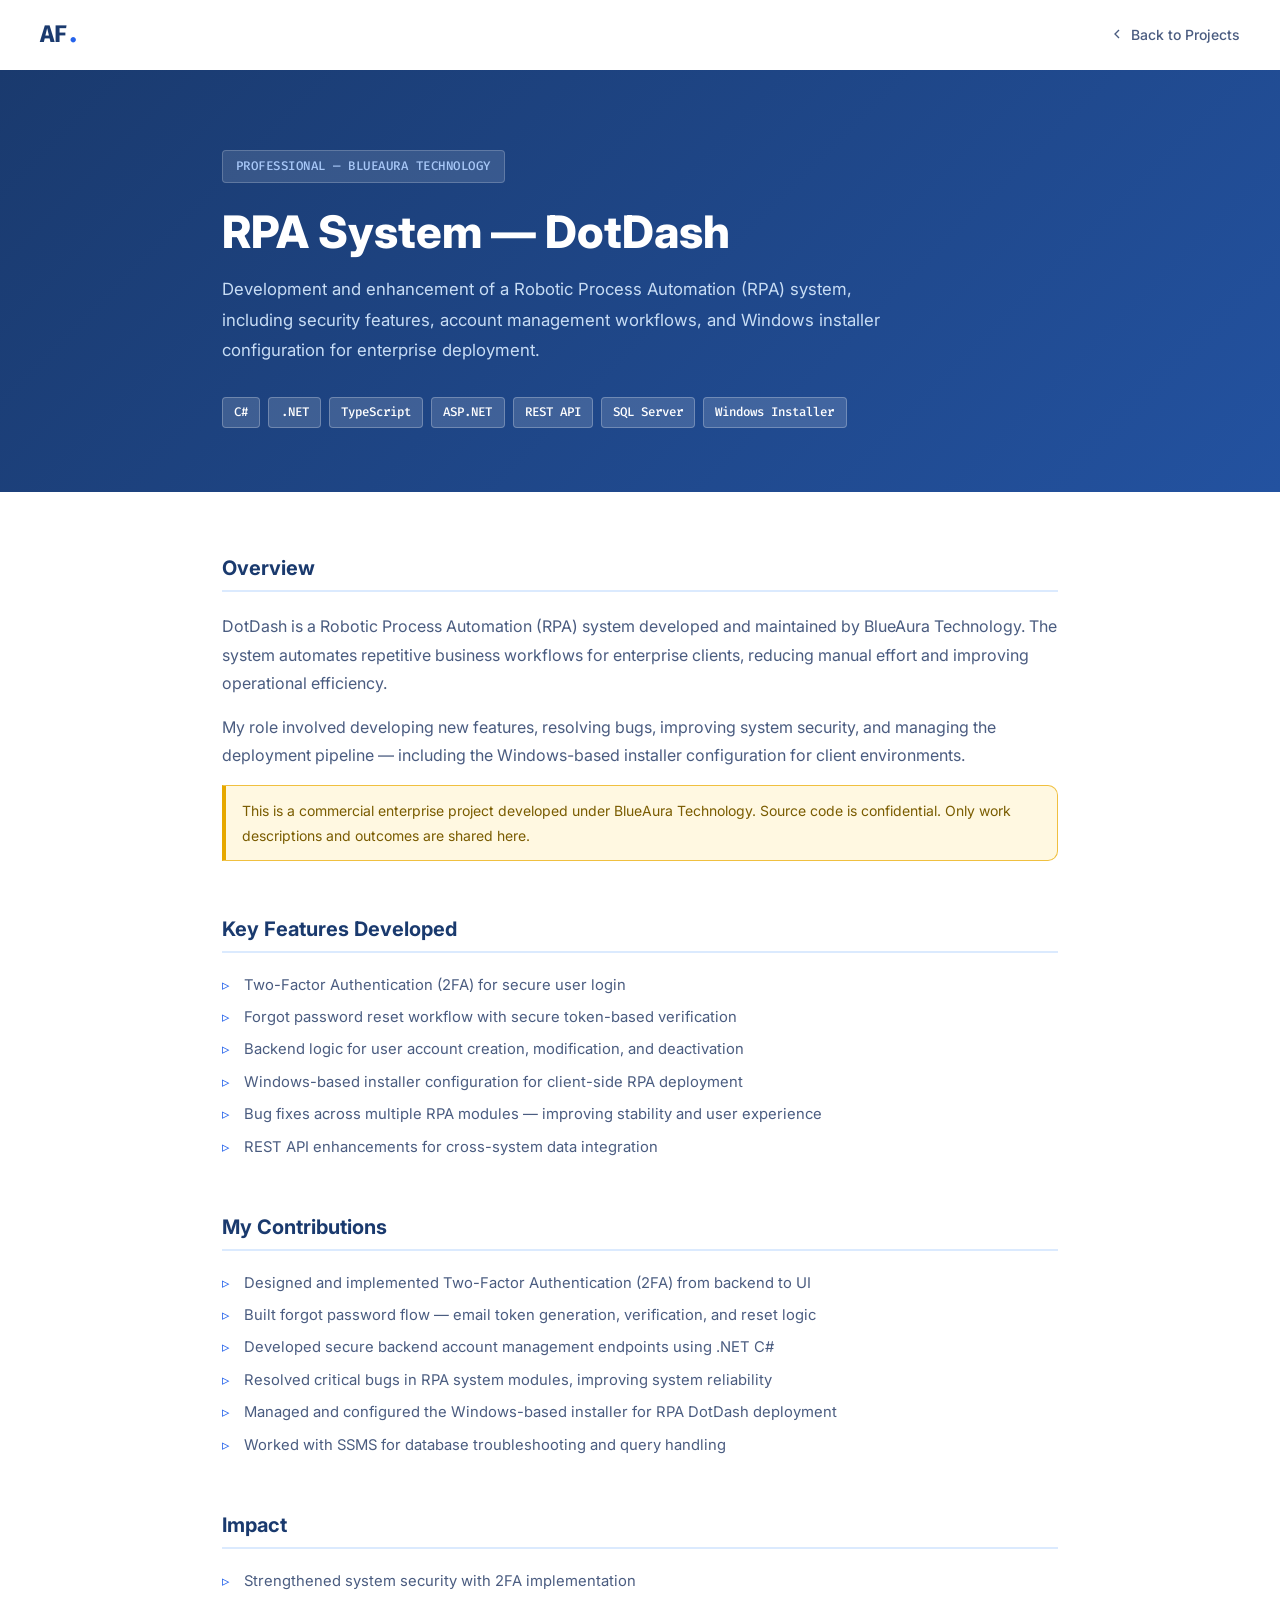
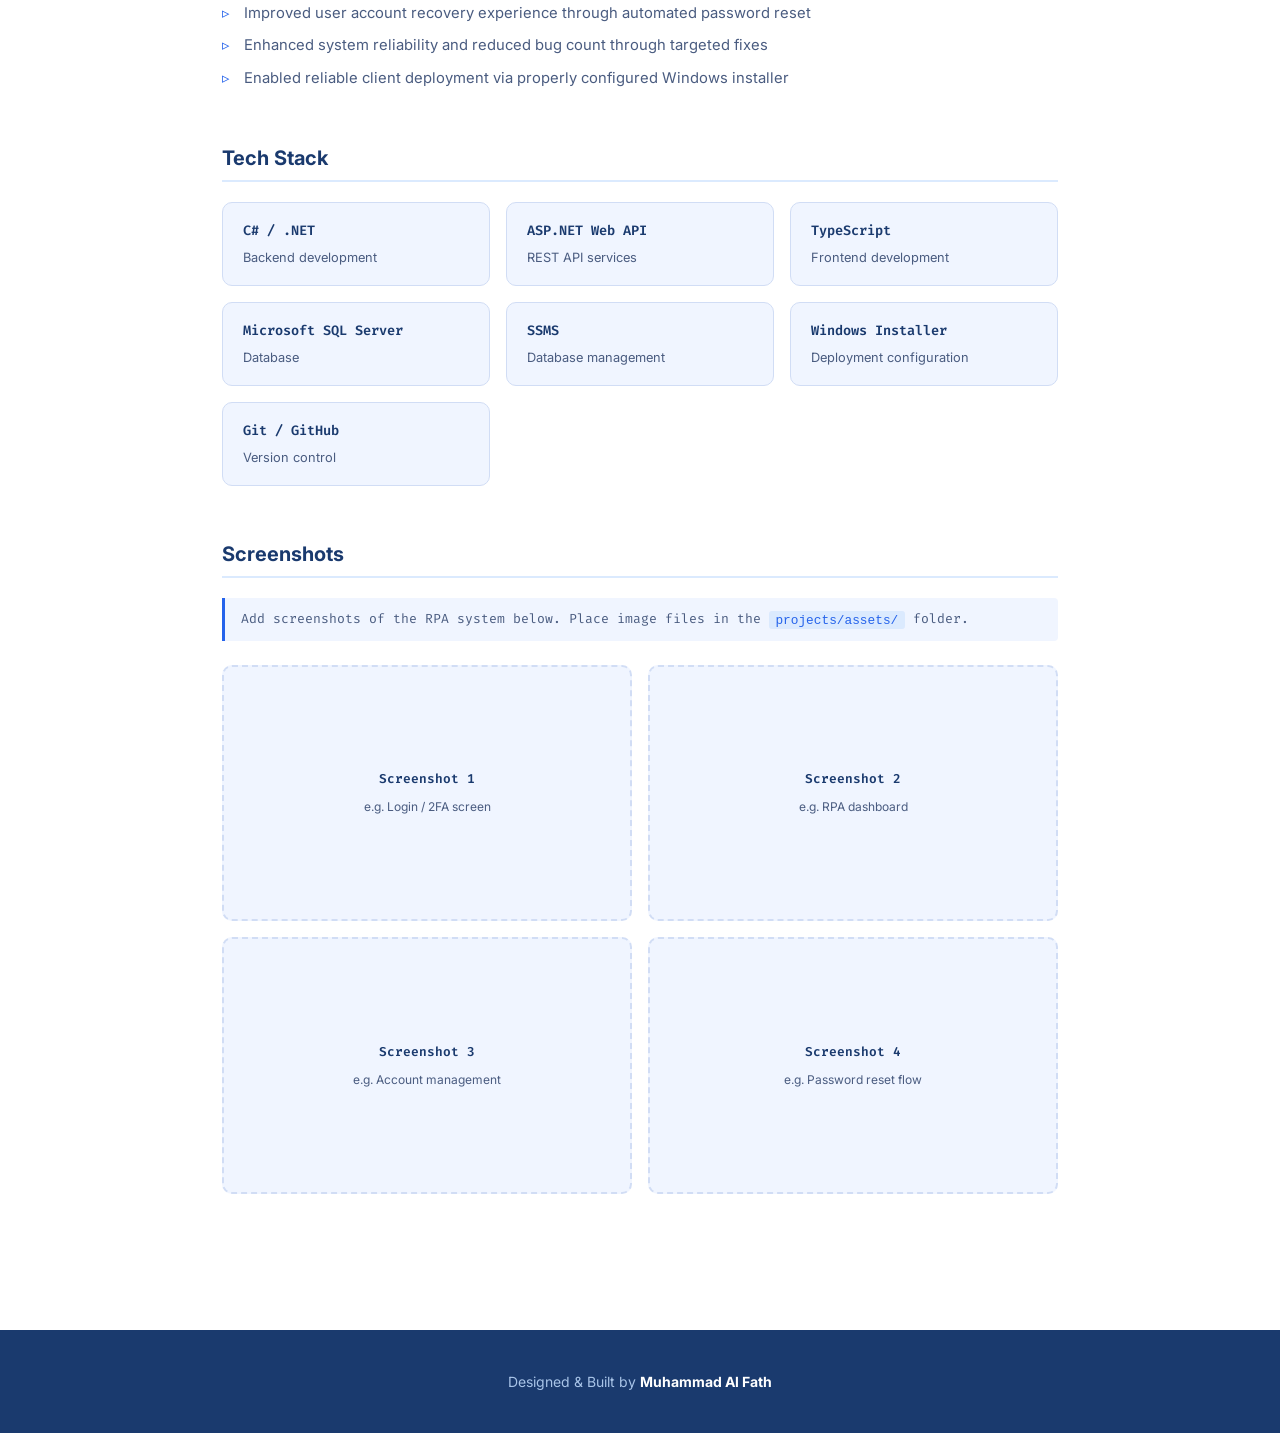
<file: projects/rpa-dotdash.html>
<!DOCTYPE html>
<html lang="en">
<head>
  <meta charset="UTF-8" />
  <meta name="viewport" content="width=device-width, initial-scale=1.0" />
  <title>RPA System – DotDash | Al Fath</title>
  <link rel="icon" type="image/svg+xml" href="data:image/svg+xml,<svg xmlns='http://www.w3.org/2000/svg' viewBox='0 0 64 64'><rect width='64' height='64' rx='12' fill='%231a3a6e'/><text x='50%25' y='54%25' dominant-baseline='middle' text-anchor='middle' font-family='system-ui,sans-serif' font-weight='800' font-size='26' fill='white'>AF</text><text x='78%25' y='54%25' dominant-baseline='middle' text-anchor='middle' font-family='system-ui,sans-serif' font-weight='800' font-size='26' fill='%232563eb'>.</text></svg>" />
  <link rel="stylesheet" href="../css/style.css" />
  <link rel="stylesheet" href="../css/project.css" />
  <link rel="preconnect" href="https://fonts.googleapis.com" />
  <link rel="preconnect" href="https://fonts.gstatic.com" crossorigin />
  <link href="https://fonts.googleapis.com/css2?family=Inter:wght@300;400;500;600;700;800&family=Fira+Code:wght@400;500&display=swap" rel="stylesheet" />
</head>
<body>

  <nav class="nav" id="nav">
    <a href="../index.html" class="nav__logo">AF<span class="accent">.</span></a>
    <a href="../index.html#projects" class="nav__back">
      <svg viewBox="0 0 24 24" fill="none" stroke="currentColor" stroke-width="2" width="16" height="16"><polyline points="15 18 9 12 15 6"/></svg>
      Back to Projects
    </a>
  </nav>

  <main class="project-page">

    <div class="project-hero">
      <div class="container">
        <span class="project-hero__badge">Professional &mdash; BlueAura Technology</span>
        <h1 class="project-hero__title">RPA System &mdash; DotDash</h1>
        <p class="project-hero__subtitle">
          Development and enhancement of a Robotic Process Automation (RPA) system, including security features, account management workflows, and Windows installer configuration for enterprise deployment.
        </p>
        <div class="project-hero__tags">
          <span>C#</span>
          <span>.NET</span>
          <span>TypeScript</span>
          <span>ASP.NET</span>
          <span>REST API</span>
          <span>SQL Server</span>
          <span>Windows Installer</span>
        </div>
      </div>
    </div>

    <div class="container project-body">

      <div class="project-section">
        <h2>Overview</h2>
        <p>
          DotDash is a Robotic Process Automation (RPA) system developed and maintained by BlueAura Technology. The system automates repetitive business workflows for enterprise clients, reducing manual effort and improving operational efficiency.
        </p>
        <p>
          My role involved developing new features, resolving bugs, improving system security, and managing the deployment pipeline — including the Windows-based installer configuration for client environments.
        </p>
        <p class="project-note">
          This is a commercial enterprise project developed under BlueAura Technology. Source code is confidential. Only work descriptions and outcomes are shared here.
        </p>
      </div>

      <div class="project-section">
        <h2>Key Features Developed</h2>
        <ul class="project-features">
          <li>Two-Factor Authentication (2FA) for secure user login</li>
          <li>Forgot password reset workflow with secure token-based verification</li>
          <li>Backend logic for user account creation, modification, and deactivation</li>
          <li>Windows-based installer configuration for client-side RPA deployment</li>
          <li>Bug fixes across multiple RPA modules — improving stability and user experience</li>
          <li>REST API enhancements for cross-system data integration</li>
        </ul>
      </div>

      <div class="project-section">
        <h2>My Contributions</h2>
        <ul class="project-features">
          <li>Designed and implemented Two-Factor Authentication (2FA) from backend to UI</li>
          <li>Built forgot password flow — email token generation, verification, and reset logic</li>
          <li>Developed secure backend account management endpoints using .NET C#</li>
          <li>Resolved critical bugs in RPA system modules, improving system reliability</li>
          <li>Managed and configured the Windows-based installer for RPA DotDash deployment</li>
          <li>Worked with SSMS for database troubleshooting and query handling</li>
        </ul>
      </div>

      <div class="project-section">
        <h2>Impact</h2>
        <ul class="project-features">
          <li>Strengthened system security with 2FA implementation</li>
          <li>Improved user account recovery experience through automated password reset</li>
          <li>Enhanced system reliability and reduced bug count through targeted fixes</li>
          <li>Enabled reliable client deployment via properly configured Windows installer</li>
        </ul>
      </div>

      <div class="project-section">
        <h2>Tech Stack</h2>
        <div class="project-techstack">
          <div class="tech-item"><span>C# / .NET</span><p>Backend development</p></div>
          <div class="tech-item"><span>ASP.NET Web API</span><p>REST API services</p></div>
          <div class="tech-item"><span>TypeScript</span><p>Frontend development</p></div>
          <div class="tech-item"><span>Microsoft SQL Server</span><p>Database</p></div>
          <div class="tech-item"><span>SSMS</span><p>Database management</p></div>
          <div class="tech-item"><span>Windows Installer</span><p>Deployment configuration</p></div>
          <div class="tech-item"><span>Git / GitHub</span><p>Version control</p></div>
        </div>
      </div>

      <div class="project-section">
        <h2>Screenshots</h2>
        <p class="project-section__note">Add screenshots of the RPA system below. Place image files in the <code>projects/assets/</code> folder.</p>
        <div class="project-gallery">
          <div class="gallery-placeholder">
            <span>Screenshot 1</span>
            <p>e.g. Login / 2FA screen</p>
          </div>
          <div class="gallery-placeholder">
            <span>Screenshot 2</span>
            <p>e.g. RPA dashboard</p>
          </div>
          <div class="gallery-placeholder">
            <span>Screenshot 3</span>
            <p>e.g. Account management</p>
          </div>
          <div class="gallery-placeholder">
            <span>Screenshot 4</span>
            <p>e.g. Password reset flow</p>
          </div>
        </div>
      </div>

    </div>
  </main>

  <footer class="footer">
    <p>Designed &amp; Built by <strong>Muhammad Al Fath</strong></p>
  </footer>

  <script src="../js/main.js"></script>
</body>
</html>
</file>
<file: css/style.css>
/* ============================================================
   RESET & BASE
   ============================================================ */
*, *::before, *::after {
  box-sizing: border-box;
  margin: 0;
  padding: 0;
}

:root {
  --color-bg:          #ffffff;
  --color-bg-alt:      #f0f5ff;
  --color-surface:     #ffffff;
  --color-surface-alt: #e8f0fe;
  --color-border:      #d1ddf5;
  --color-text:        #1e293b;
  --color-text-muted:  #4a5c80;
  --color-primary:     #1a3a6e;
  --color-primary-mid: #2352a0;
  --color-accent:      #2563eb;
  --color-accent-dim:  #2563eb18;
  --color-accent-light:#dbeafe;
  --font-sans:         'Inter', system-ui, sans-serif;
  --font-mono:         'Fira Code', 'Courier New', monospace;
  --nav-height:        70px;
  --radius:            10px;
  --transition:        0.25s ease;
  --shadow-sm:         0 1px 4px rgba(26, 58, 110, 0.08);
  --shadow:            0 8px 30px rgba(26, 58, 110, 0.12);
  --shadow-lg:         0 16px 48px rgba(26, 58, 110, 0.18);
}

html { scroll-behavior: smooth; }

body {
  background-color: var(--color-bg);
  color: var(--color-text);
  font-family: var(--font-sans);
  font-size: 1rem;
  line-height: 1.7;
  -webkit-font-smoothing: antialiased;
}

a {
  color: var(--color-accent);
  text-decoration: none;
  transition: color var(--transition);
}

a:hover { opacity: 0.8; }

ul { list-style: none; }

img {
  max-width: 100%;
  display: block;
  -webkit-user-select: none;
  user-select: none;
  -webkit-user-drag: none;
  pointer-events: none;
}

.hidden { display: none !important; }

/* ============================================================
   TYPOGRAPHY
   ============================================================ */
h1, h2, h3 {
  color: var(--color-primary);
  line-height: 1.2;
}

.accent { color: var(--color-accent); }

/* ============================================================
   LAYOUT
   ============================================================ */
.container {
  max-width: 1100px;
  margin: 0 auto;
  padding: 0 2rem;
}

.container--narrow {
  max-width: 720px;
  margin: 0 auto;
  padding: 0 2rem;
}

.section { padding: 100px 0; }

.section--alt { background-color: var(--color-bg-alt); }

.section__title {
  font-size: clamp(1.5rem, 4vw, 2rem);
  font-weight: 800;
  margin-bottom: 3rem;
  color: var(--color-primary);
  position: relative;
  display: inline-flex;
  align-items: center;
  gap: 1rem;
  white-space: nowrap;
}

.section__title::after {
  content: '';
  display: block;
  height: 2px;
  width: 200px;
  background: linear-gradient(90deg, var(--color-accent), transparent);
  border-radius: 2px;
}

/* ============================================================
   NAV
   ============================================================ */
.nav {
  position: fixed;
  top: 0;
  left: 0;
  right: 0;
  height: var(--nav-height);
  display: flex;
  align-items: center;
  justify-content: space-between;
  padding: 0 2.5rem;
  z-index: 100;
  background: rgba(255, 255, 255, 0.92);
  backdrop-filter: blur(12px);
  border-bottom: 1px solid transparent;
  transition: border-color var(--transition), box-shadow var(--transition);
}

.nav.scrolled {
  border-color: var(--color-border);
  box-shadow: var(--shadow-sm);
}

.nav__logo {
  font-family: var(--font-mono);
  font-size: 1.5rem;
  font-weight: 700;
  color: var(--color-primary);
  letter-spacing: -1px;
}

.nav__links {
  display: flex;
  gap: 2rem;
  align-items: center;
}

.nav__links a {
  color: var(--color-text-muted);
  font-size: 0.9rem;
  font-weight: 500;
  transition: color var(--transition);
  position: relative;
}

.nav__links a::after {
  content: '';
  position: absolute;
  bottom: -2px;
  left: 0;
  width: 0;
  height: 2px;
  background: var(--color-accent);
  border-radius: 2px;
  transition: width var(--transition);
}

.nav__links a:hover,
.nav__links a.active {
  color: var(--color-primary);
  opacity: 1;
}

.nav__links a:hover::after,
.nav__links a.active::after { width: 100%; }

.nav__hamburger {
  display: none;
  flex-direction: column;
  gap: 5px;
  background: none;
  border: none;
  cursor: pointer;
  padding: 4px;
}

.nav__hamburger span {
  display: block;
  width: 24px;
  height: 2px;
  background: var(--color-primary);
  border-radius: 2px;
  transition: transform var(--transition), opacity var(--transition);
}

/* ============================================================
   HERO
   ============================================================ */
.hero {
  min-height: 100vh;
  display: flex;
  flex-direction: column;
  justify-content: center;
  padding: calc(var(--nav-height) + 2rem) 2.5rem 4rem;
  max-width: 1100px;
  margin: 0 auto;
  background: var(--color-bg);
}

.hero__greeting {
  font-family: var(--font-mono);
  color: var(--color-accent);
  font-size: 1rem;
  font-weight: 500;
  margin-bottom: 1rem;
}

.hero__name {
  font-size: clamp(2.5rem, 7vw, 4.5rem);
  font-weight: 800;
  line-height: 1.05;
  color: var(--color-primary);
  letter-spacing: -2px;
}

.hero__title {
  font-size: clamp(1.3rem, 4vw, 2.2rem);
  font-weight: 600;
  color: var(--color-text-muted);
  margin-top: 0.3rem;
}

.hero__description {
  max-width: 580px;
  color: var(--color-text-muted);
  margin: 1.5rem 0 2.5rem;
  font-size: 1.05rem;
  line-height: 1.8;
}

.hero__cta {
  display: flex;
  gap: 1rem;
  flex-wrap: wrap;
}

.hero__scroll {
  display: flex;
  align-items: center;
  gap: 1rem;
  margin-top: auto;
  padding-top: 4rem;
  color: var(--color-text-muted);
  font-size: 0.8rem;
  font-family: var(--font-mono);
  letter-spacing: 1px;
}

.hero__scroll-line {
  width: 60px;
  height: 1px;
  background: var(--color-text-muted);
}

/* ============================================================
   BUTTONS
   ============================================================ */
.btn {
  display: inline-block;
  padding: 0.8rem 2rem;
  border-radius: 6px;
  font-size: 0.9rem;
  font-weight: 600;
  cursor: pointer;
  transition: all var(--transition);
  letter-spacing: 0.3px;
}

.btn--primary {
  background: var(--color-primary);
  color: #ffffff;
  border: 2px solid var(--color-primary);
}

.btn--primary:hover {
  background: var(--color-primary-mid);
  border-color: var(--color-primary-mid);
  opacity: 1;
  box-shadow: var(--shadow);
}

.btn--outline {
  background: transparent;
  color: var(--color-primary);
  border: 2px solid var(--color-primary);
}

.btn--outline:hover {
  background: var(--color-accent-dim);
  color: var(--color-accent);
  border-color: var(--color-accent);
  opacity: 1;
}

.btn--full { width: 100%; text-align: center; }

/* ============================================================
   ABOUT
   ============================================================ */
.about__grid {
  display: grid;
  grid-template-columns: 1fr 280px;
  gap: 4rem;
  align-items: start;
}

.about__text p {
  color: var(--color-text-muted);
  margin-bottom: 1rem;
}

.about__text strong { color: var(--color-primary); }

.about__tech-list {
  display: grid;
  grid-template-columns: repeat(2, 1fr);
  gap: 0.4rem 1rem;
  margin-top: 1rem;
}

.about__tech-list li {
  font-family: var(--font-mono);
  font-size: 0.85rem;
  color: var(--color-text-muted);
  padding-left: 1.2rem;
  position: relative;
}

.about__tech-list li::before {
  content: '▹';
  position: absolute;
  left: 0;
  color: var(--color-accent);
}

.about__image-wrapper {
  display: flex;
  justify-content: center;
}

.about__image-placeholder {
  width: 320px;
  height: 380px;
  border-radius: var(--radius);
  background: var(--color-accent-light);
  border: 2px solid var(--color-border);
  overflow: hidden;
  display: flex;
  align-items: center;
  justify-content: center;
  color: var(--color-accent);
  font-size: 0.85rem;
  font-family: var(--font-mono);
  text-align: center;
}

.about__image-placeholder img {
  width: 100%;
  height: 100%;
  object-fit: cover;
  display: block;
}

/* ============================================================
   SKILLS
   ============================================================ */
.skills__grid {
  display: grid;
  grid-template-columns: repeat(auto-fit, minmax(230px, 1fr));
  gap: 1.5rem;
}

.skill-card {
  background: var(--color-surface);
  border: 1px solid var(--color-border);
  border-radius: var(--radius);
  padding: 2rem 1.5rem;
  box-shadow: var(--shadow-sm);
  transition: transform var(--transition), border-color var(--transition), box-shadow var(--transition);
}

.skill-card:hover {
  transform: translateY(-5px);
  border-color: var(--color-accent);
  box-shadow: var(--shadow);
}

.skill-card__icon {
  font-family: var(--font-mono);
  font-size: 1.4rem;
  color: var(--color-accent);
  background: var(--color-accent-light);
  width: 48px;
  height: 48px;
  display: flex;
  align-items: center;
  justify-content: center;
  border-radius: 8px;
  margin-bottom: 1.25rem;
}

.skill-card h3 {
  font-size: 1rem;
  font-weight: 700;
  margin-bottom: 1rem;
  color: var(--color-primary);
}

.skill-card ul li {
  font-size: 0.875rem;
  color: var(--color-text-muted);
  padding: 0.22rem 0;
  padding-left: 1rem;
  position: relative;
}

.skill-card ul li::before {
  content: '–';
  position: absolute;
  left: 0;
  color: var(--color-accent);
  font-weight: 700;
}

/* ============================================================
   PROJECTS
   ============================================================ */
.projects__category {
  margin-bottom: 3.5rem;
}

.projects__category-title {
  font-size: 1.05rem;
  font-weight: 700;
  color: var(--color-text-muted);
  text-transform: uppercase;
  letter-spacing: 1.5px;
  font-family: var(--font-mono);
  margin-bottom: 1.25rem;
  padding-bottom: 0.6rem;
  border-bottom: 1px solid var(--color-border);
}

.projects__grid {
  display: grid;
  grid-template-columns: repeat(auto-fill, minmax(320px, 1fr));
  gap: 1.5rem;
}

.project-card {
  background: var(--color-surface);
  border: 1px solid var(--color-border);
  border-radius: var(--radius);
  padding: 2rem;
  display: flex;
  flex-direction: column;
  gap: 0.6rem;
  box-shadow: var(--shadow-sm);
  transition: transform var(--transition), border-color var(--transition), box-shadow var(--transition);
  text-decoration: none;
  color: inherit;
}

.project-card:hover {
  transform: translateY(-5px);
  border-color: var(--color-accent);
  box-shadow: var(--shadow);
  opacity: 1;
}

.project-card__category {
  font-family: var(--font-mono);
  font-size: 0.75rem;
  font-weight: 500;
  color: var(--color-accent);
  text-transform: uppercase;
  letter-spacing: 0.5px;
}

.project-card__title {
  font-size: 1.05rem;
  font-weight: 700;
  color: var(--color-primary);
  line-height: 1.3;
}

.project-card__description {
  font-size: 0.9rem;
  color: var(--color-text-muted);
  flex: 1;
  line-height: 1.65;
}

.project-card__tags {
  display: flex;
  flex-wrap: wrap;
  gap: 0.5rem;
  margin-top: 0.25rem;
}

.project-card__tags span {
  font-family: var(--font-mono);
  font-size: 0.75rem;
  color: var(--color-accent);
  background: var(--color-accent-light);
  border: 1px solid var(--color-accent-dim);
  padding: 0.2rem 0.65rem;
  border-radius: 4px;
  font-weight: 500;
}

.project-card__cta {
  font-size: 0.82rem;
  font-weight: 600;
  color: var(--color-accent);
  font-family: var(--font-mono);
  margin-top: 0.5rem;
}

.project-card__badge {
  display: inline-block;
  font-family: var(--font-mono);
  font-size: 0.7rem;
  font-weight: 600;
  background: #fff3cd;
  color: #8a6200;
  border: 1px solid #f0c040;
  padding: 0.15rem 0.55rem;
  border-radius: 4px;
  letter-spacing: 0.5px;
  text-transform: uppercase;
}

/* ============================================================
   EXPERIENCE / TIMELINE
   ============================================================ */
.timeline {
  position: relative;
  padding-left: 2rem;
}

.timeline::before {
  content: '';
  position: absolute;
  left: 7px;
  top: 0;
  bottom: 0;
  width: 2px;
  background: linear-gradient(to bottom, var(--color-accent), var(--color-border));
}

.timeline__item {
  position: relative;
  margin-bottom: 2.5rem;
}

.timeline__dot {
  position: absolute;
  left: -1.85rem;
  top: 6px;
  width: 14px;
  height: 14px;
  border-radius: 50%;
  background: var(--color-accent);
  border: 3px solid var(--color-bg-alt);
  box-shadow: 0 0 0 2px var(--color-accent);
}

.timeline__dot--edu {
  background: var(--color-primary);
  box-shadow: 0 0 0 2px var(--color-primary);
}

.timeline__content {
  background: var(--color-surface);
  border: 1px solid var(--color-border);
  border-radius: var(--radius);
  padding: 1.5rem;
  box-shadow: var(--shadow-sm);
  transition: border-color var(--transition), box-shadow var(--transition);
}

.timeline__content:hover {
  border-color: var(--color-accent);
  box-shadow: var(--shadow);
}

.timeline__header {
  display: flex;
  align-items: baseline;
  gap: 0.75rem;
  flex-wrap: wrap;
  margin-bottom: 0.25rem;
}

.timeline__header h3 {
  font-size: 1rem;
  font-weight: 700;
  color: var(--color-primary);
}

.timeline__company {
  font-family: var(--font-mono);
  font-size: 0.82rem;
  color: var(--color-accent);
  background: var(--color-accent-light);
  padding: 0.1rem 0.5rem;
  border-radius: 4px;
  font-weight: 500;
}

.timeline__date {
  font-family: var(--font-mono);
  font-size: 0.78rem;
  color: var(--color-text-muted);
  display: block;
  margin-bottom: 0.75rem;
}

.timeline__duties {
  padding-left: 0;
}

.timeline__duties li {
  font-size: 0.875rem;
  color: var(--color-text-muted);
  padding: 0.2rem 0;
  padding-left: 1.2rem;
  position: relative;
  line-height: 1.6;
}

.timeline__duties li::before {
  content: '▹';
  position: absolute;
  left: 0;
  color: var(--color-accent);
}

.timeline__duties strong { color: var(--color-primary); }

/* ============================================================
   CONTACT
   ============================================================ */
.contact__intro {
  color: var(--color-text-muted);
  font-size: 1rem;
  margin-bottom: 2.5rem;
  text-align: center;
  line-height: 1.8;
}

.contact__links {
  display: flex;
  flex-direction: column;
  gap: 1rem;
}

.contact__link-card {
  display: flex;
  align-items: center;
  gap: 1.25rem;
  background: var(--color-surface);
  border: 1px solid var(--color-border);
  border-radius: var(--radius);
  padding: 1.25rem 1.5rem;
  box-shadow: var(--shadow-sm);
  text-decoration: none;
  color: inherit;
  transition: border-color var(--transition), box-shadow var(--transition), transform var(--transition);
}

.contact__link-card:hover {
  border-color: var(--color-accent);
  box-shadow: var(--shadow);
  transform: translateX(4px);
  opacity: 1;
}

.contact__link-icon {
  width: 48px;
  height: 48px;
  min-width: 48px;
  background: var(--color-accent-light);
  border-radius: 10px;
  display: flex;
  align-items: center;
  justify-content: center;
  color: var(--color-accent);
}

.contact__link-info {
  display: flex;
  flex-direction: column;
  gap: 0.15rem;
}

.contact__link-label {
  font-size: 0.75rem;
  font-weight: 600;
  text-transform: uppercase;
  letter-spacing: 1px;
  color: var(--color-text-muted);
  font-family: var(--font-mono);
}

.contact__link-value {
  font-size: 0.975rem;
  font-weight: 500;
  color: var(--color-primary);
}

/* ============================================================
   FOOTER
   ============================================================ */
.footer {
  text-align: center;
  padding: 2.5rem 2rem;
  color: var(--color-text-muted);
  font-size: 0.875rem;
  background: var(--color-primary);
  color: #a8c4e8;
}

.footer strong { color: #ffffff; }

.footer__sub {
  font-family: var(--font-mono);
  font-size: 0.75rem;
  margin-top: 0.3rem;
  opacity: 0.6;
}

/* ============================================================
   RESPONSIVE
   ============================================================ */
@media (max-width: 768px) {
  .nav__links {
    display: none;
    position: fixed;
    inset: var(--nav-height) 0 0 0;
    background: rgba(255, 255, 255, 0.97);
    flex-direction: column;
    justify-content: center;
    gap: 2.5rem;
    font-size: 1.2rem;
    backdrop-filter: blur(12px);
  }

  .nav__links.open { display: flex; }
  .nav__hamburger { display: flex; }

  .about__grid { grid-template-columns: 1fr; }
  .about__image-wrapper { order: -1; }
  .about__image-placeholder { width: 180px; height: 200px; }

  .form__row { grid-template-columns: 1fr; }
  .contact__form { padding: 1.5rem; }

  .section__title::after { width: 60px; }
}

@media (max-width: 480px) {
  .hero__cta { flex-direction: column; }
  .btn { text-align: center; }
  .hero { padding-left: 1.5rem; padding-right: 1.5rem; }
}
</file>
<file: css/project.css>
/* ============================================================
   PROJECT DETAIL PAGE
   ============================================================ */

/* Nav override for project pages */
.nav {
  justify-content: space-between;
}

.nav__back {
  display: inline-flex;
  align-items: center;
  gap: 0.4rem;
  color: var(--color-text-muted);
  font-size: 0.875rem;
  font-weight: 500;
  transition: color var(--transition);
  text-decoration: none;
}

.nav__back:hover {
  color: var(--color-accent);
  opacity: 1;
}

/* ============================================================
   PROJECT HERO
   ============================================================ */
.project-page {
  padding-top: var(--nav-height);
}

.project-hero {
  background: linear-gradient(135deg, var(--color-primary) 0%, #2352a0 100%);
  padding: 5rem 0 4rem;
  color: #ffffff;
}

.project-hero .container {
  max-width: 900px;
}

.project-hero__badge {
  display: inline-block;
  font-family: var(--font-mono);
  font-size: 0.78rem;
  font-weight: 500;
  color: #a8c8f8;
  background: rgba(255, 255, 255, 0.12);
  border: 1px solid rgba(255, 255, 255, 0.2);
  padding: 0.3rem 0.8rem;
  border-radius: 4px;
  margin-bottom: 1.5rem;
  letter-spacing: 0.5px;
  text-transform: uppercase;
}

.project-hero__title {
  font-size: clamp(1.8rem, 5vw, 2.8rem);
  font-weight: 800;
  color: #ffffff;
  margin-bottom: 1rem;
  line-height: 1.15;
}

.project-hero__subtitle {
  font-size: 1.05rem;
  color: #c8ddf5;
  max-width: 680px;
  line-height: 1.8;
  margin-bottom: 2rem;
}

.project-hero__tags {
  display: flex;
  flex-wrap: wrap;
  gap: 0.5rem;
}

.project-hero__tags span {
  font-family: var(--font-mono);
  font-size: 0.78rem;
  color: #ffffff;
  background: rgba(255, 255, 255, 0.15);
  border: 1px solid rgba(255, 255, 255, 0.25);
  padding: 0.25rem 0.7rem;
  border-radius: 4px;
  font-weight: 500;
}

/* ============================================================
   PROJECT BODY
   ============================================================ */
.project-body {
  max-width: 900px;
  padding-top: 4rem;
  padding-bottom: 5rem;
}

.project-section {
  margin-bottom: 3.5rem;
}

.project-section h2 {
  font-size: 1.25rem;
  font-weight: 700;
  color: var(--color-primary);
  margin-bottom: 1.25rem;
  padding-bottom: 0.6rem;
  border-bottom: 2px solid var(--color-accent-light);
}

.project-section p {
  color: var(--color-text-muted);
  margin-bottom: 0.9rem;
  line-height: 1.8;
}

.project-section__note {
  font-family: var(--font-mono);
  font-size: 0.82rem;
  color: var(--color-text-muted);
  background: var(--color-bg-alt);
  border-left: 3px solid var(--color-accent);
  padding: 0.6rem 1rem;
  border-radius: 0 4px 4px 0;
  margin-bottom: 1.5rem !important;
}

.project-section__note code {
  background: var(--color-accent-light);
  padding: 0.1rem 0.4rem;
  border-radius: 3px;
  color: var(--color-accent);
  font-size: 0.8rem;
}

/* Confidential note */
.project-note {
  background: #fff8e1;
  border: 1px solid #f0c040;
  border-left: 4px solid #e6a800;
  padding: 0.75rem 1rem;
  border-radius: 0 var(--radius) var(--radius) 0;
  font-size: 0.875rem !important;
  color: #7a5c00 !important;
}

/* Features list */
.project-features {
  padding-left: 0;
  display: flex;
  flex-direction: column;
  gap: 0.5rem;
}

.project-features li {
  position: relative;
  padding-left: 1.4rem;
  font-size: 0.925rem;
  color: var(--color-text-muted);
  line-height: 1.65;
}

.project-features li::before {
  content: '▹';
  position: absolute;
  left: 0;
  color: var(--color-accent);
  font-weight: 700;
}

/* Tech stack grid */
.project-techstack {
  display: grid;
  grid-template-columns: repeat(auto-fill, minmax(200px, 1fr));
  gap: 1rem;
}

.tech-item {
  background: var(--color-bg-alt);
  border: 1px solid var(--color-border);
  border-radius: var(--radius);
  padding: 1rem 1.25rem;
  transition: border-color var(--transition), box-shadow var(--transition);
}

.tech-item:hover {
  border-color: var(--color-accent);
  box-shadow: var(--shadow-sm);
}

.tech-item span {
  display: block;
  font-family: var(--font-mono);
  font-size: 0.85rem;
  font-weight: 600;
  color: var(--color-primary);
  margin-bottom: 0.25rem;
}

.tech-item p {
  font-size: 0.8rem;
  color: var(--color-text-muted);
  margin: 0 !important;
}

/* ============================================================
   GALLERY
   ============================================================ */
.project-gallery {
  display: grid;
  grid-template-columns: repeat(auto-fill, minmax(280px, 1fr));
  gap: 1rem;
}

.project-gallery--mobile {
  grid-template-columns: repeat(auto-fill, minmax(200px, 1fr));
}

.gallery-placeholder {
  aspect-ratio: 16 / 10;
  background: var(--color-bg-alt);
  border: 2px dashed var(--color-border);
  border-radius: var(--radius);
  display: flex;
  flex-direction: column;
  align-items: center;
  justify-content: center;
  gap: 0.4rem;
  padding: 1rem;
  text-align: center;
  transition: border-color var(--transition);
}

.gallery-placeholder:hover {
  border-color: var(--color-accent);
}

.gallery-placeholder--mobile {
  aspect-ratio: 9 / 16;
}

.gallery-placeholder span {
  font-family: var(--font-mono);
  font-size: 0.8rem;
  font-weight: 600;
  color: var(--color-primary);
}

.gallery-placeholder p {
  font-size: 0.75rem;
  color: var(--color-text-muted);
  margin: 0;
}

/* Gallery item wrapper — enforces uniform size */
.gallery-item {
  aspect-ratio: 9 / 16;
  overflow: hidden;
  border-radius: var(--radius);
  border: 1px solid var(--color-border);
  background: var(--color-bg-alt);
  transition: box-shadow var(--transition), transform var(--transition);
  cursor: zoom-in;
}

.gallery-item:hover {
  box-shadow: var(--shadow-lg);
  transform: scale(1.03);
}

.gallery-item img {
  width: 100%;
  height: 100%;
  object-fit: cover;
  display: block;
}

/* Desktop / landscape screenshots (16:9) */
.gallery-item--desktop {
  aspect-ratio: 16 / 9;
}

/* ============================================================
   LIGHTBOX
   ============================================================ */
.lightbox {
  display: none;
  position: fixed;
  inset: 0;
  z-index: 1000;
  background: rgba(0, 0, 0, 0.92);
  align-items: center;
  justify-content: center;
  padding: 1.5rem;
}

.lightbox.open {
  display: flex;
}

.lightbox__img {
  max-width: 100%;
  max-height: 90vh;
  object-fit: contain;
  border-radius: var(--radius);
  box-shadow: 0 24px 80px rgba(0,0,0,0.6);
  display: block;
}

.lightbox__close {
  position: fixed;
  top: 1.25rem;
  right: 1.5rem;
  background: none;
  border: none;
  color: #ffffff;
  font-size: 2rem;
  cursor: pointer;
  line-height: 1;
  opacity: 0.8;
  transition: opacity var(--transition);
}

.lightbox__close:hover { opacity: 1; }

/* Actual images (replace placeholders) */
.project-gallery img {
  width: 100%;
  height: 100%;
  object-fit: cover;
  border-radius: var(--radius);
  border: 1px solid var(--color-border);
  transition: box-shadow var(--transition), transform var(--transition);
  cursor: zoom-in;
  -webkit-user-select: none;
  user-select: none;
  -webkit-user-drag: none;
  pointer-events: none;
}

/* Wrapper needs pointer-events so hover/click still work */
.gallery-item {
  position: relative;
}

/* Invisible overlay to block direct image interaction */
.gallery-item::after {
  content: '';
  position: absolute;
  inset: 0;
  z-index: 1;
  cursor: zoom-in;
}

.project-gallery img:hover {
  box-shadow: var(--shadow-lg);
  transform: scale(1.02);
}

/* Lightbox image protection */
.lightbox__img {
  -webkit-user-select: none;
  user-select: none;
  -webkit-user-drag: none;
  pointer-events: none;
}

/* ============================================================
   RESPONSIVE
   ============================================================ */
@media (max-width: 768px) {
  .project-hero {
    padding: 3rem 0 2.5rem;
  }

  .project-hero__title {
    font-size: 1.8rem;
  }

  .project-gallery {
    grid-template-columns: 1fr 1fr;
  }

  .project-gallery--mobile {
    grid-template-columns: repeat(3, 1fr);
  }
}

@media (max-width: 480px) {
  .project-gallery {
    grid-template-columns: 1fr;
  }

  .project-gallery--mobile {
    grid-template-columns: repeat(2, 1fr);
  }
}
</file>
